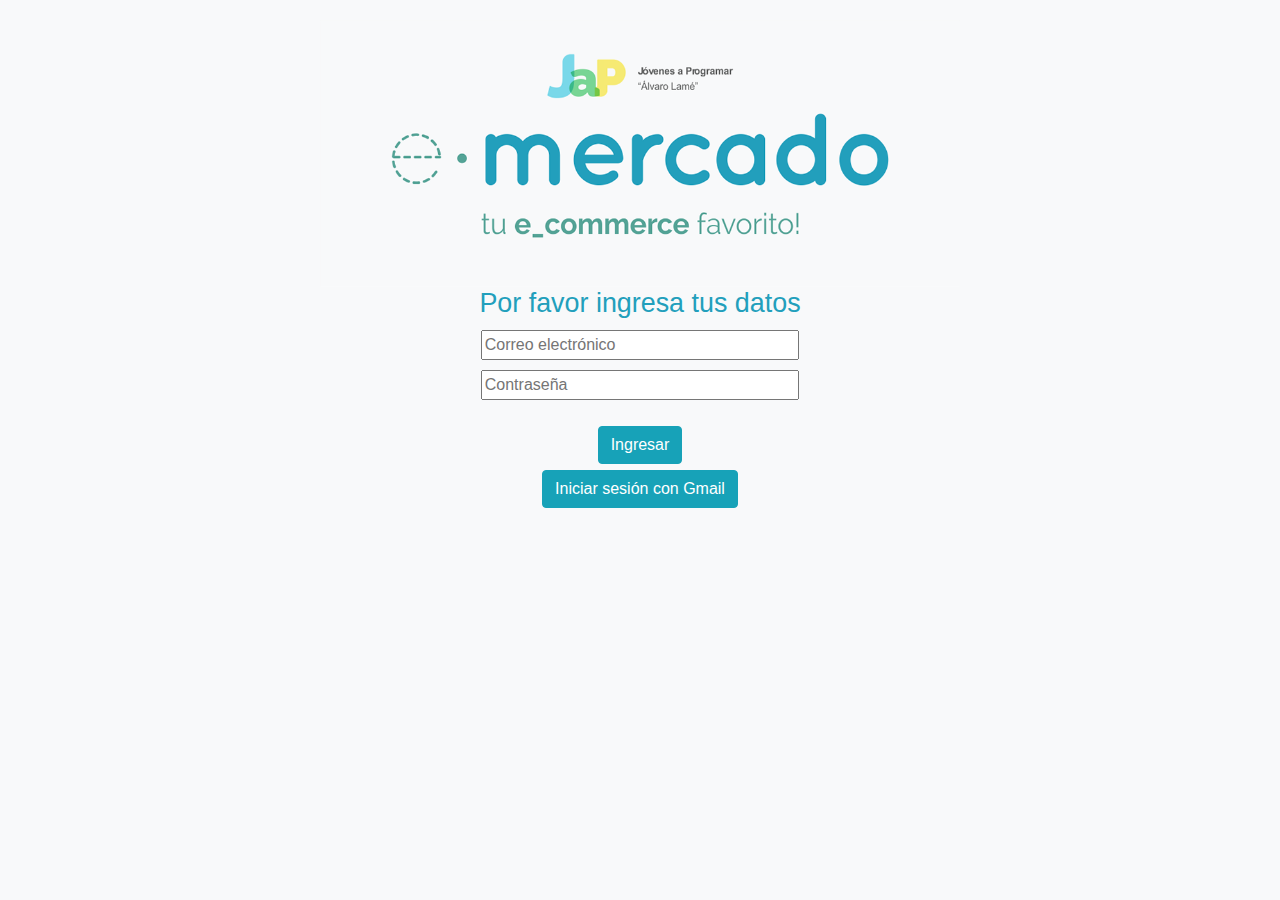
<file: index.html>
<!DOCTYPE html>
<!-- saved from url=(0049)https://getbootstrap.com/docs/4.3/examples/album/ -->
<html lang="en">

<head>
  <meta http-equiv="Content-Type" content="text/html; charset=UTF-8">
  <meta name="viewport" content="width=device-width, initial-scale=1, shrink-to-fit=no">
  <meta name="description" content="">
  <title>eMercado - Todo lo que busques está aquí</title>

  <link rel="canonical" href="https://getbootstrap.com/docs/4.3/examples/album/">
  <link href="https://fonts.googleapis.com/css?family=Raleway:300,300i,400,400i,700,700i,900,900i" rel="stylesheet">
  <link href="css/bootstrap.min.css" rel="stylesheet">
  <link href="css/indexStyles.css" rel="stylesheet">
  <link rel="shortcut icon" href="img/Logo JAP transparente.png">

  <script src="js/login.js" defer></script>

  <!-- El código a continuación es para contar con autenticación real con Google-->
  <script src="js/loginGoogle.js"></script>
  <script src="https://ajax.googleapis.com/ajax/libs/jquery/1.11.3/jquery.min.js"></script>
  <script async defer src="https://apis.google.com/js/api.js"
          onload="this.onload=function(){};handleClientLoad()"
          onreadystatechange="if (this.readyState === 'complete') this.onload()"></script>  
</head>

<body class="text-center">
  <div><img src="img/login.png" id="logo"></div>
  <h4>Por favor ingresa tus datos</h4>
  <div class="signin">
    <form>
      <input id="email" type="email" placeholder="Correo electrónico">
      <br>
      <input id="contraseña" type="password" placeholder="Contraseña">
      <br>
    </form>
    <p id=faltanDatos></p>
    <button id="ingresar" type="submit" class="btn btn-info">Ingresar</button>
  </div>
 
  <div class="signin">
    <button id="sign-in-or-out-button" class="btn btn-info">Iniciar sesión con Gmail</button>
    <button id="revoke-access-button" style="display: none;" class="btn btn-info">Desvincular cuenta de Gmail</button>
    <br>
    <div id="auth-status"></div>
  </div>
</body>
</html>
</file>
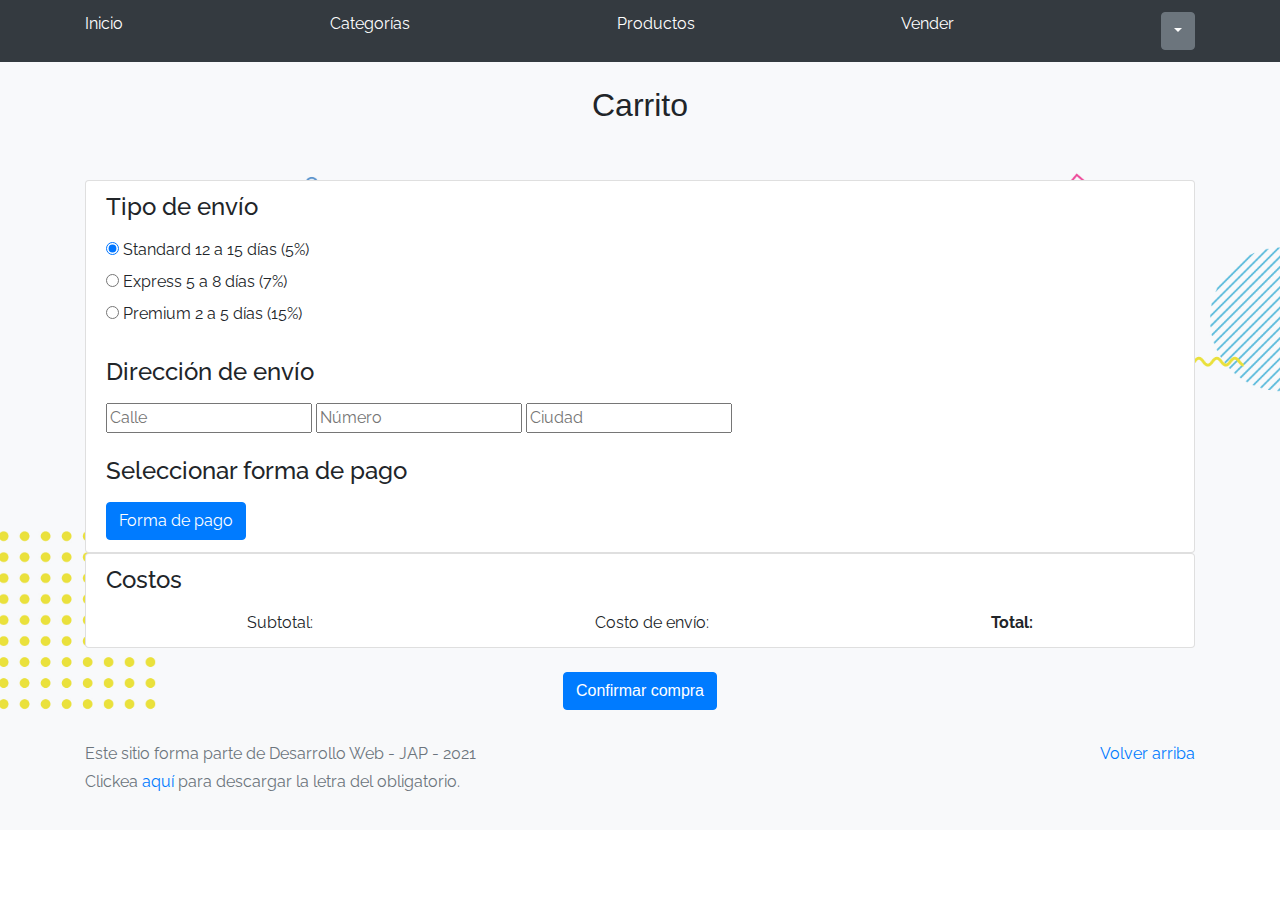
<file: cart.html>
<!DOCTYPE html>
<!-- saved from url=(0049)https://getbootstrap.com/docs/4.3/examples/album/ -->
<html lang="en">

<head>
  <meta http-equiv="Content-Type" content="text/html; charset=UTF-8">

  <meta name="viewport" content="width=device-width, initial-scale=1, shrink-to-fit=no">
  <meta name="description" content="">
  <title>eMercado - Todo lo que busques está aquí</title>

  <link rel="canonical" href="https://getbootstrap.com/docs/4.3/examples/album/">
  <link href="https://fonts.googleapis.com/css?family=Raleway:300,300i,400,400i,700,700i,900,900i" rel="stylesheet">

  <style>
    .bd-placeholder-img {
      font-size: 1.125rem;
      text-anchor: middle;
      -webkit-user-select: none;
      -moz-user-select: none;
      -ms-user-select: none;
      user-select: none;
    }

    @media (min-width: 768px) {
      .bd-placeholder-img-lg {
        font-size: 3.5rem;
      }
    }
  </style>
  <link href="css/bootstrap.min.css" rel="stylesheet">
  <link href="css/styles.css" rel="stylesheet">
  <link href="css/dropzone.css" rel="stylesheet">
  <link rel="shortcut icon" href="img/Logo JAP transparente.png">
</head>

<body>
  <nav class="site-header sticky-top py-1 bg-dark">
    <div class="container d-flex flex-column flex-md-row justify-content-between">
      <a class="py-2 d-none d-md-inline-block" href="front-page.html">Inicio</a>
      <a class="py-2 d-none d-md-inline-block" href="categories.html">Categorías</a>
      <a class="py-2 d-none d-md-inline-block" href="products.html">Productos</a>
      <a class="py-2 d-none d-md-inline-block" href="sell.html">Vender</a>

      <div class="dropdown py-2 d-md-inline-block">
        <button class="btn btn-secondary dropdown-toggle" type="button" id="dropdownMenuButton" data-toggle="dropdown" aria-haspopup="true" aria-expanded="false" name="infoUsuario"></button>
        <div class="dropdown-menu" aria-labelledby="dropdownMenuButton">
          <a class="dropdown-item" href="cart.html">Ver mi carrito</a>
          <a class="dropdown-item" href="my-profile.html">Mi perfil</a>
          <a class="dropdown-item" href="index.html" onclick="cerrarSesion()">Cerrar sesión</a>
          <a class="dropdown-item" id="ultimoAcceso"></a>
        </div>
      </div>
    </div>
  </nav>

  <div class="fondito">
    <div class="text-center p-4">
      <h2>Carrito</h2>
    </div>

    <div class="container" id="itemsCarrito">   
    </div>

    <br>

    <div class="container">
      <div class="list-group-item">
        <h4 class="mb-3">Tipo de envío</h4>
        <div>
          <span><input type="radio" name="envío" id="standard" checked onclick="porcentajeEnvio(0.05)"> <label for="standard">Standard 12 a 15 días (5%)</label></span><br>
          <span><input type="radio" name="envío" id="express" onclick="porcentajeEnvio(0.07)"> <label for="express">Express 5 a 8 días (7%)</label></span><br>
          <span><input type="radio" name="envío" id="premium" onclick="porcentajeEnvio(0.15)"> <label for="premium">Premium 2 a 5 días (15%)</label></span>
        </div>

        <br>

        <h4 class="mb-3">Dirección de envío</h4>
        <input type="text" placeholder="Calle" class="DireccionEnvio">
        <input type="number" min="0" placeholder="Número" class="DireccionEnvio">
        <input type="text" placeholder="Ciudad" class="DireccionEnvio">

        <br>
        <br>

        <h4 class="mb-3">Seleccionar forma de pago</h4>
        <!-- Button trigger modal -->
        <button type="button" class="btn btn-primary" data-toggle="modal" data-target="#Modal">
          Forma de pago
        </button>

        <!-- Modal -->
        <div class="modal fade" id="Modal" tabindex="-1" aria-labelledby="exampleModalLabel" aria-hidden="true">
          <div class="modal-dialog modal-dialog-centered">
            <div class="modal-content">
              <div class="modal-header">
                <h5 class="modal-title" id="exampleModalLabel">Forma de pago</h5>
                <button type="button" class="close" data-dismiss="modal" aria-label="Close">
                  <span aria-hidden="true">&times;</span>
                </button>
              </div>
              <div class="modal-body">
                <span><input type="radio" name="formaDePago" id="tarjeta"> <label for="tarjeta"><b>Tarjeta de crédito</b></label></span>
                <br>
                <div class="datosTarjeta">
                  <label for="numero">Número de tarjeta</label> <input type="text" id="numero" disabled>
                </div>
                <div class="datosTarjeta">
                  <label for="codigo">Código de seguridad</label> <input type="text" id="codigo" disabled>
                </div>
                <div class="datosTarjeta">
                  <label for="vencimiento">Vencimiento (MM/AA)</label> <input type="text" id="vencimiento" disabled>
                </div>
                <br>
                <span><input type="radio" name="formaDePago" id="transferencia"> <label for="transferencia"><b>Transferencia bancaria</b></label></span>
                <div class="datosTransferencia">
                  <label for="cuentaBancaria">Número de cuenta Bancaria</label> <input type="number" min="0" id="cuentaBancaria" disabled>
                </div>

              </div>
              <div class="modal-footer">
                <button type="button" class="btn btn-secondary" data-dismiss="modal">Close</button>
              </div>
            </div>
          </div>
        </div>
      </div>
    </div>

    <div class="container" id="cuentasCarrito">
      <div class="list-group-item">
        <h4 class="mb-3">Costos</h4>
        <div style="display:flex; justify-content:space-around;">
          <span>Subtotal: <span id="subtotal"></span></span>
          <span>Costo de envío: <span id="costoEnvio"></span></span>
          <span><b>Total: <span id="total"></span></b></span>
        </div>
      </div>
    </div>

    <br>

    <span id="verificacionDatosCompletos"></span>

    <div style="display:flex; justify-content:center;">
      <button type="button" class="btn btn-primary" onclick="confirmarCompra()">
        Confirmar compra
      </button>
    </div>
  </div>


  <footer class="text-muted bg-light">
    <div class="container">
      <p class="float-right">
        <a href="#">Volver arriba</a>
      </p>
      <p>Este sitio forma parte de Desarrollo Web - JAP - 2021</p>
      <p>Clickea <a target="_blank" href="Letra.pdf">aquí</a> para descargar la letra del obligatorio.</p>
    </div>
  </footer>


  <div id="spinner-wrapper">
    <div class="lds-ring">
      <div></div>
      <div></div>
      <div></div>
      <div></div>
    </div>
  </div>

  <script src="js/jquery-3.4.1.min.js"></script>
  <script src="js/bootstrap.bundle.min.js"></script>
  <script src="js/dropzone.js"></script>
  <script src="js/init.js"></script>
  <script src="js/cart.js" defer></script>
</body>

</html>
</file>
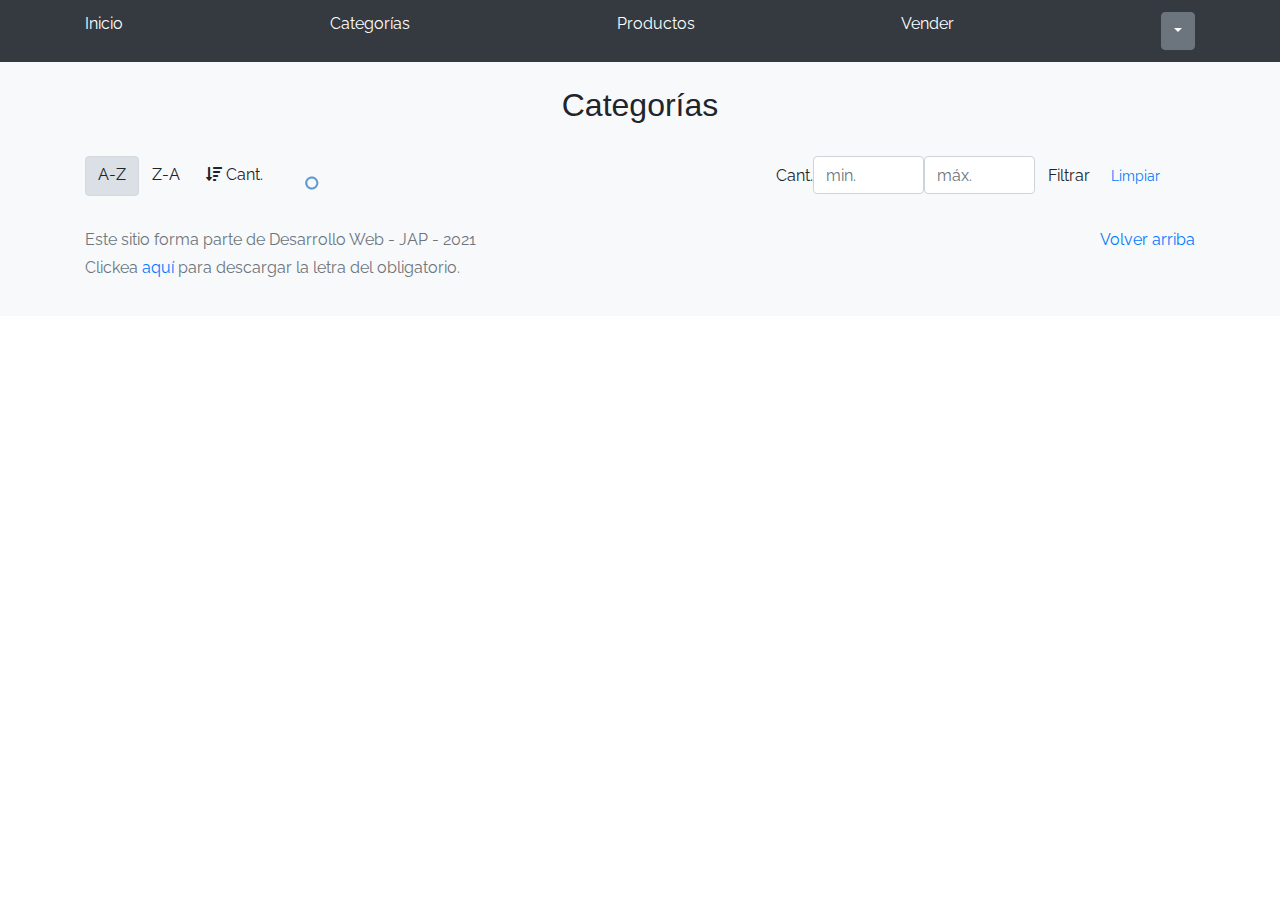
<file: categories.html>
<!DOCTYPE html>
<!-- saved from url=(0049)https://getbootstrap.com/docs/4.3/examples/album/ -->
<html lang="en">
  <head>
    <meta http-equiv="Content-Type" content="text/html; charset=UTF-8">
    <meta name="viewport" content="width=device-width, initial-scale=1, shrink-to-fit=no">
    <meta name="description" content="">
    <title>eMercado - Todo lo que busques está aquí</title>

    <link rel="canonical" href="https://getbootstrap.com/docs/4.3/examples/album/">
    <link href="https://fonts.googleapis.com/css?family=Raleway:300,300i,400,400i,700,700i,900,900i" rel="stylesheet">
    <link href="css/font-awesome.min.css" rel="stylesheet">

    <link href="css/bootstrap.min.css" rel="stylesheet">
    <link href="css/styles.css" rel="stylesheet">
    <link rel="shortcut icon" href="img/Logo JAP transparente.png">
  </head>
  <body>
    <nav class="site-header sticky-top py-1 bg-dark">
      <div class="container d-flex flex-column flex-md-row justify-content-between">
        <a class="py-2 d-none d-md-inline-block" href="front-page.html">Inicio</a>
        <a class="py-2 d-none d-md-inline-block" href="categories.html">Categorías</a>
        <a class="py-2 d-none d-md-inline-block" href="products.html">Productos</a>
        <a class="py-2 d-none d-md-inline-block" href="sell.html">Vender</a>

        <div class="dropdown py-2 d-md-inline-block">
          <button class="btn btn-secondary dropdown-toggle" type="button" id="dropdownMenuButton" data-toggle="dropdown" aria-haspopup="true" aria-expanded="false" name="infoUsuario"></button>
          <div class="dropdown-menu" aria-labelledby="dropdownMenuButton">
            <a class="dropdown-item" href="cart.html">Ver mi carrito</a>
            <a class="dropdown-item" href="my-profile.html">Mi perfil</a>
            <a class="dropdown-item" href="index.html" onclick="cerrarSesion()">Cerrar sesión</a>
            <a class="dropdown-item" id="ultimoAcceso"></a>
          </div>
        </div>
      </div>
    </nav>
    <main role="main" class="fondito">
        <div class="text-center p-4">
            <h2>Categorías</h2>
            <!-- <p class="lead">Verás aquí todas las categorías del sitio.</p> -->
        </div>
        <div class="container">

          <div>
            
            <div class="btn-group-toggle" data-toggle="buttons" style="width: 100%; display: flex;">
              <label class="btn btn-light active" id="sortAsc">
                  <input type="radio" name="options" autocomplete="off" checked>A-Z
              </label>
              <label class="btn btn-light" id="sortDesc">
                  <input type="radio" name="options" autocomplete="off">Z-A
              </label>
              <label class="btn btn-light" id="sortByCount">
                  <input type="radio" name="options" autocomplete="off"><i class="fas fa-sort-amount-down mr-1"></i>Cant.
              </label>
            
              <span style="width: 45%;"></span>

              <p class="font-weight-normal text-right my-2">Cant.</p>
           
              <input class="form-control" type="number" placeholder="min." id="rangeFilterCountMin" style="width: 10%;">
            
              <input class="form-control" type="number" placeholder="máx." id="rangeFilterCountMax" style="width: 10%;">
            
              <div class="btn-group" role="group">
                <button class="btn btn-light btn-block" id="rangeFilterCount">Filtrar</button>
                <button class="btn btn-link btn-sm" id="clearRangeFilter">Limpiar</button>
              </div>


            </div>
          

          </div>

            <div class="row">
                <div class="list-group" id="cat-list-container">
                </div>
            </div>
        </div>

      
    </main>
    <footer class="text-muted bg-light">
      <div class="container">
        <p class="float-right">
          <a href="#">Volver arriba</a>
        </p>
        <p>Este sitio forma parte de Desarrollo Web - JAP - 2021</p>
        <p>Clickea <a target="_blank" href="Letra.pdf">aquí</a> para descargar la letra del obligatorio.</p>
      </div>
    </footer>
    <div id="spinner-wrapper"><div class="lds-ring"><div></div><div></div><div></div><div></div></div></div>
    <script src="js/jquery-3.4.1.min.js"></script>
    <script src="js/bootstrap.bundle.min.js"></script>
    <script src="js/init.js"></script>
    <script src="js/categories.js"></script>
  </body>
</html>
</file>
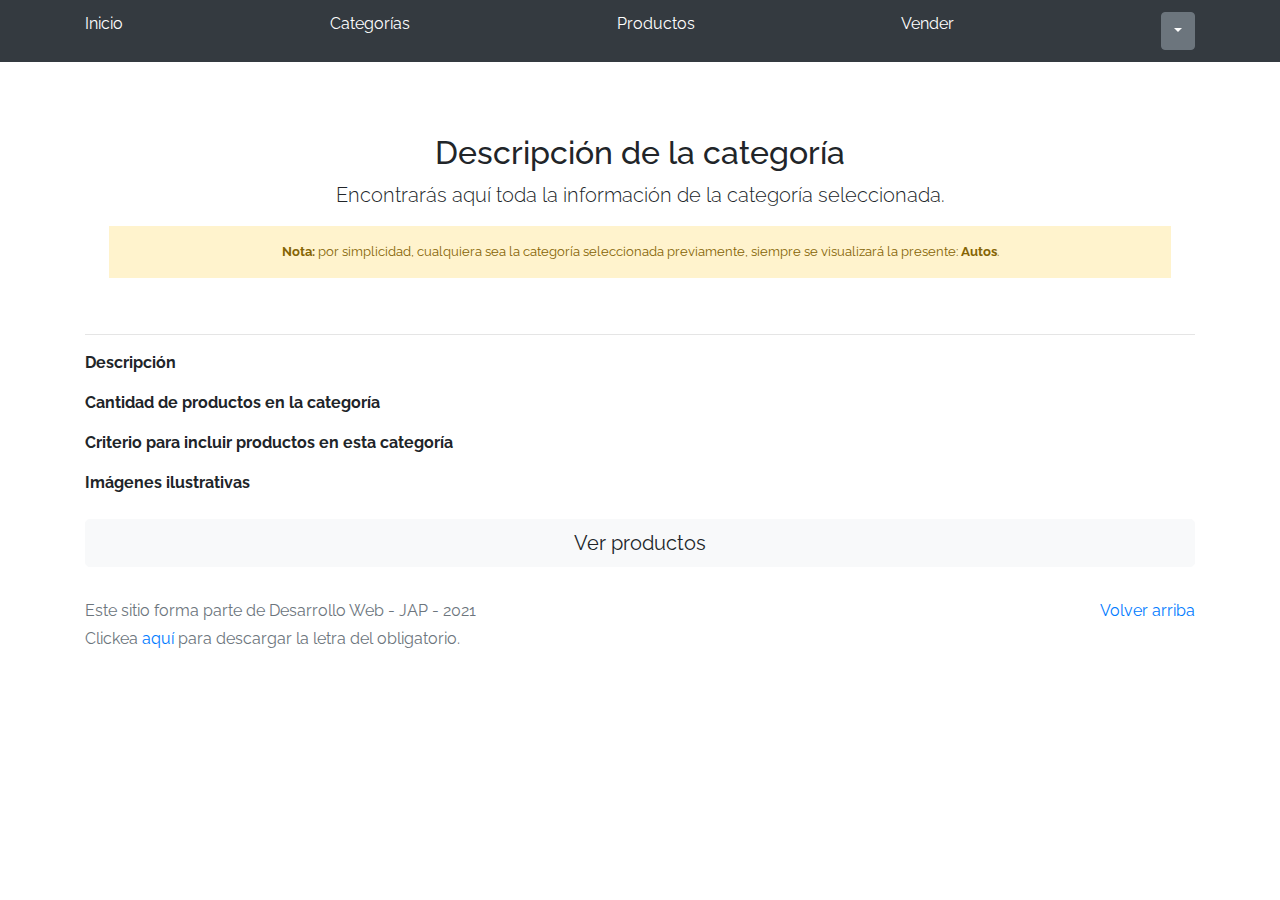
<file: category-info.html>
<!DOCTYPE html>
<!-- saved from url=(0049)https://getbootstrap.com/docs/4.3/examples/album/ -->
<html lang="en">

<head>
  <meta http-equiv="Content-Type" content="text/html; charset=UTF-8">
  <meta name="viewport" content="width=device-width, initial-scale=1, shrink-to-fit=no">
  <meta name="description" content="">
  <title>eMercado - Todo lo que busques está aquí</title>

  <link rel="canonical" href="https://getbootstrap.com/docs/4.3/examples/album/">
  <link href="https://fonts.googleapis.com/css?family=Raleway:300,300i,400,400i,700,700i,900,900i" rel="stylesheet">
  <!-- Bootstrap core CSS -->
  <link href="css/bootstrap.min.css" rel="stylesheet">
  <link href="css/styles.css" rel="stylesheet">
</head>

<body>
  <nav class="site-header sticky-top py-1 bg-dark">
    <div class="container d-flex flex-column flex-md-row justify-content-between">
      <a class="py-2 d-none d-md-inline-block" href="front-page.html">Inicio</a>
      <a class="py-2 d-none d-md-inline-block" href="categories.html">Categorías</a>
      <a class="py-2 d-none d-md-inline-block" href="products.html">Productos</a>
      <a class="py-2 d-none d-md-inline-block" href="sell.html">Vender</a>
      
      <div class="dropdown py-2 d-md-inline-block">
        <button class="btn btn-secondary dropdown-toggle" type="button" id="dropdownMenuButton" data-toggle="dropdown" aria-haspopup="true" aria-expanded="false" name="infoUsuario"></button>
        <div class="dropdown-menu" aria-labelledby="dropdownMenuButton">
          <a class="dropdown-item" href="cart.html">Ver mi carrito</a>
          <a class="dropdown-item" href="my-profile.html">Mi perfil</a>
          <a class="dropdown-item" href="index.html" onclick="cerrarSesion()">Cerrar sesión</a>
          <a class="dropdown-item" id="ultimoAcceso"></a>
        </div>
      </div>
    </div>
  </nav>
  <main role="main">
    <div class="container mt-5">
      <div class="text-center p-4">
        <h2>Descripción de la categoría</h2>
        <p class="lead">Encontrarás aquí toda la información de la categoría seleccionada.</p>
        <p class="small alert-warning py-3"><strong>Nota: </strong>por simplicidad, cualquiera sea la categoría
          seleccionada previamente, siempre se visualizará la presente: <strong>Autos</strong>.</p>
      </div>
      <h3 id="categoryName"></h3>
      <hr class="my-3">
      <dl>
        <dt>Descripción</dt>
        <dd>
          <p id="categoryDescription"></p>
        </dd>

        <dt>Cantidad de productos en la categoría</dt>
        <dd>
          <p id="productCount"></p>
        </dd>

        <dt>Criterio para incluir productos en esta categoría</dt>
        <dd>
          <p id="productCriteria"></p>
        </dd>

        <dt>Imágenes ilustrativas</dt>
        <dd>
          <div class="row text-center text-lg-left pt-2" id="productImagesGallery">
          </div>
        </dd>
      </dl>
      <a type="button" class="btn btn-light btn-lg btn-block" href="products.html">Ver productos</a>
    </div>
  </main>
  <footer class="text-muted">
    <div class="container">
      <p class="float-right">
        <a href="#">Volver arriba</a>
      </p>
      <p>Este sitio forma parte de Desarrollo Web - JAP - 2021</p>
      <p>Clickea <a target="_blank" href="Letra.pdf">aquí</a> para descargar la letra del obligatorio.</p>
    </div>
  </footer>
  <div id="spinner-wrapper">
    <div class="lds-ring">
      <div></div>
      <div></div>
      <div></div>
      <div></div>
    </div>
  </div>
  <script src="js/jquery-3.4.1.min.js"></script>
  <script src="js/bootstrap.bundle.min.js"></script>
  <script src="js/init.js"></script>
  <script src="js/category-info.js"></script>
</body>

</html>
</file>
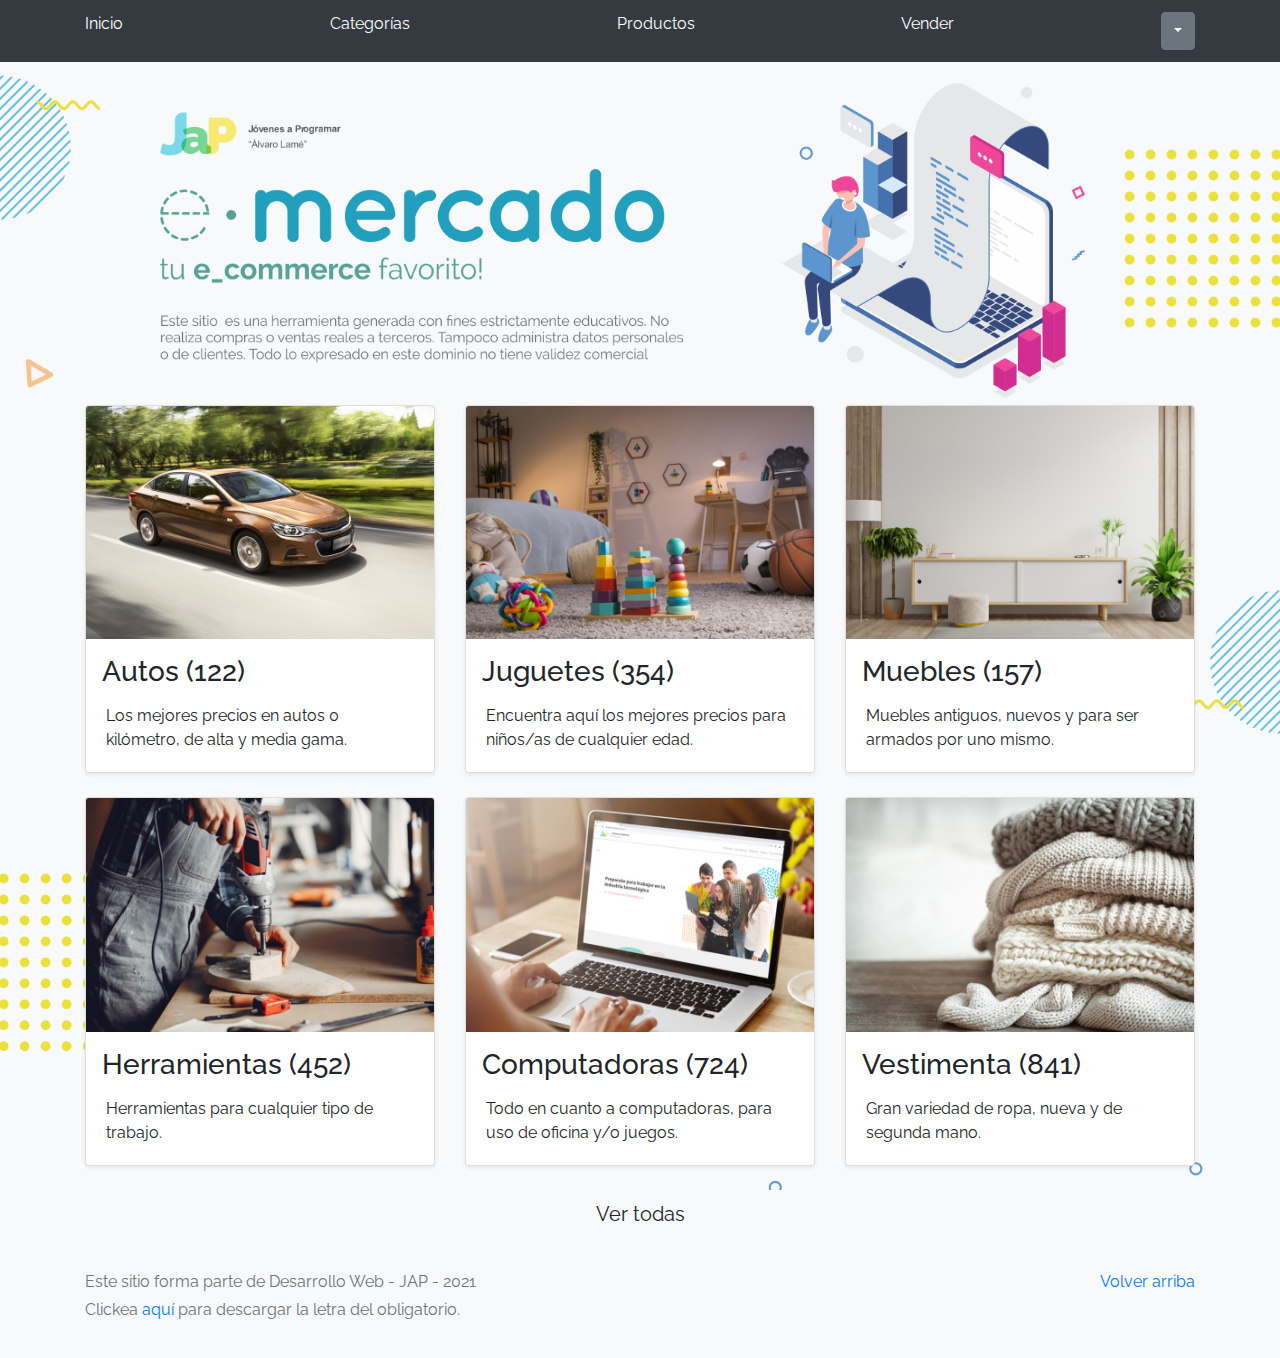
<file: front-page.html>
<!DOCTYPE html>
<!-- saved from url=(0049)https://getbootstrap.com/docs/4.3/examples/album/ -->
<html lang="en">
  <head>
    <meta http-equiv="Content-Type" content="text/html; charset=UTF-8">
    <meta name="viewport" content="width=device-width, initial-scale=1, shrink-to-fit=no">
    <meta name="description" content="">
    <title>eMercado - Todo lo que busques está aquí</title>

    <link rel="canonical" href="https://getbootstrap.com/docs/4.3/examples/album/">
    <link href="https://fonts.googleapis.com/css?family=Raleway:300,300i,400,400i,700,700i,900,900i" rel="stylesheet">
    <!-- Bootstrap core CSS -->
    <link href="css/bootstrap.min.css" rel="stylesheet">
    <link href="css/styles.css" rel="stylesheet">
    <link rel="shortcut icon" href="img/Logo JAP transparente.png">
  </head>
  <body>
    <nav class="site-header sticky-top py-1 bg-dark" id="headerContainer">
      <div class="container d-flex flex-column flex-md-row justify-content-between" id="header">
        <a class="py-2 d-md-inline-block" href="front-page.html">Inicio</a>
        <a class="py-2 d-md-inline-block" href="categories.html">Categorías</a>
        <a class="py-2 d-md-inline-block" href="products.html">Productos</a>
        <a class="py-2 d-md-inline-block" href="sell.html">Vender</a>

        <div class="dropdown py-2 d-md-inline-block">
          <button class="btn btn-secondary dropdown-toggle" type="button" id="dropdownMenuButton" data-toggle="dropdown" aria-haspopup="true" aria-expanded="false" name="infoUsuario"></button>
          <div class="dropdown-menu" aria-labelledby="dropdownMenuButton">
            <a class="dropdown-item" href="cart.html">Ver mi carrito</a>
            <a class="dropdown-item" href="my-profile.html">Mi perfil</a>
            <a class="dropdown-item" href="index.html" onclick="cerrarSesion()">Cerrar sesión</a>
            <a class="dropdown-item" id="ultimoAcceso"></a>
          </div>
        </div>
      </div>
    </nav>
    <main role="main">
      <img src="img/cover_back.png" alt="" id="cover">
      <img src="img/login.png" alt="" id="miniCover">
      <div class="album bg-light fondito">
        <div class="container">
          <div class="row">
            <div class="col-md-4">
              <a href="categories.html" class="card mb-4 shadow-sm custom-card">
                <img class="bd-placeholder-img card-img-top"  src="img/cat1.jpg">
                <h3 class="m-3">Autos (122)</h3>
                <div class="card-body">
                  <p class="card-text">Los mejores precios en autos 0 kilómetro, de alta y media gama.</p>
                </div>
              </a>
            </div>
            <div class="col-md-4">
                <a href="categories.html" class="card mb-4 shadow-sm custom-card">
                  <img class="bd-placeholder-img card-img-top" src="img/cat2.jpg">
                  <h3 class="m-3">Juguetes (354)</h3>
                  <div class="card-body">
                    <p class="card-text">Encuentra aquí los mejores precios para niños/as de cualquier edad.</p>
                  </div>
                </a>
            </div>
            <div class="col-md-4">
                <a href="categories.html" class="card mb-4 shadow-sm custom-card">
                  <img class="bd-placeholder-img card-img-top" src="img/cat3.jpg">
                  <h3 class="m-3">Muebles (157)</h3>
                  <div class="card-body">
                    <p class="card-text">Muebles antiguos, nuevos y para ser armados por uno mismo.</p>
                  </div>
                </a>
            </div>
            <div class="col-md-4">
                <a href="categories.html" class="card mb-4 shadow-sm custom-card">
                  <img class="bd-placeholder-img card-img-top" src="img/cat4.jpg">
                  <h3 class="m-3">Herramientas (452)</h3>
                  <div class="card-body">
                    <p class="card-text">Herramientas para cualquier tipo de trabajo.</p>
                  </div>
                </a>
            </div>
            <div class="col-md-4">
                <a href="categories.html" class="card mb-4 shadow-sm custom-card">
                  <img class="bd-placeholder-img card-img-top" src="img/cat5.jpg">
                  <h3 class="m-3">Computadoras (724)</h3>
                  <div class="card-body">
                    <p class="card-text">Todo en cuanto a computadoras, para uso de oficina y/o juegos.</p>
                  </div>
                </a>
            </div>
            <div class="col-md-4">
                <a href="categories.html" class="card mb-4 shadow-sm custom-card">
                  <img class="bd-placeholder-img card-img-top" src="img/cat6.jpg">
                  <h3 class="m-3">Vestimenta (841)</h3>
                  <div class="card-body">
                    <p class="card-text">Gran variedad de ropa, nueva y de segunda mano.</p>
                  </div>
                </a>
            </div>
          </div>
          <div class="row">
              <a type="button" class="btn btn-light btn-lg btn-block" href="categories.html">Ver todas</a>
          </div>
        </div>
      </div>
    </main>
    <footer class="text-muted bg-light">
      <div class="container">
        <p class="float-right">
          <a href="#">Volver arriba</a>
        </p>
        <p>Este sitio forma parte de Desarrollo Web - JAP - 2021</p>
        <p>Clickea <a target="_blank" href="Letra.pdf">aquí</a> para descargar la letra del obligatorio.</p>
      </div>
    </footer>
    <script src="js/jquery-3.4.1.min.js"></script>
    <script src="js/bootstrap.bundle.min.js"></script>
    <script src="js/init.js"></script>
  </body>
</html>
</file>
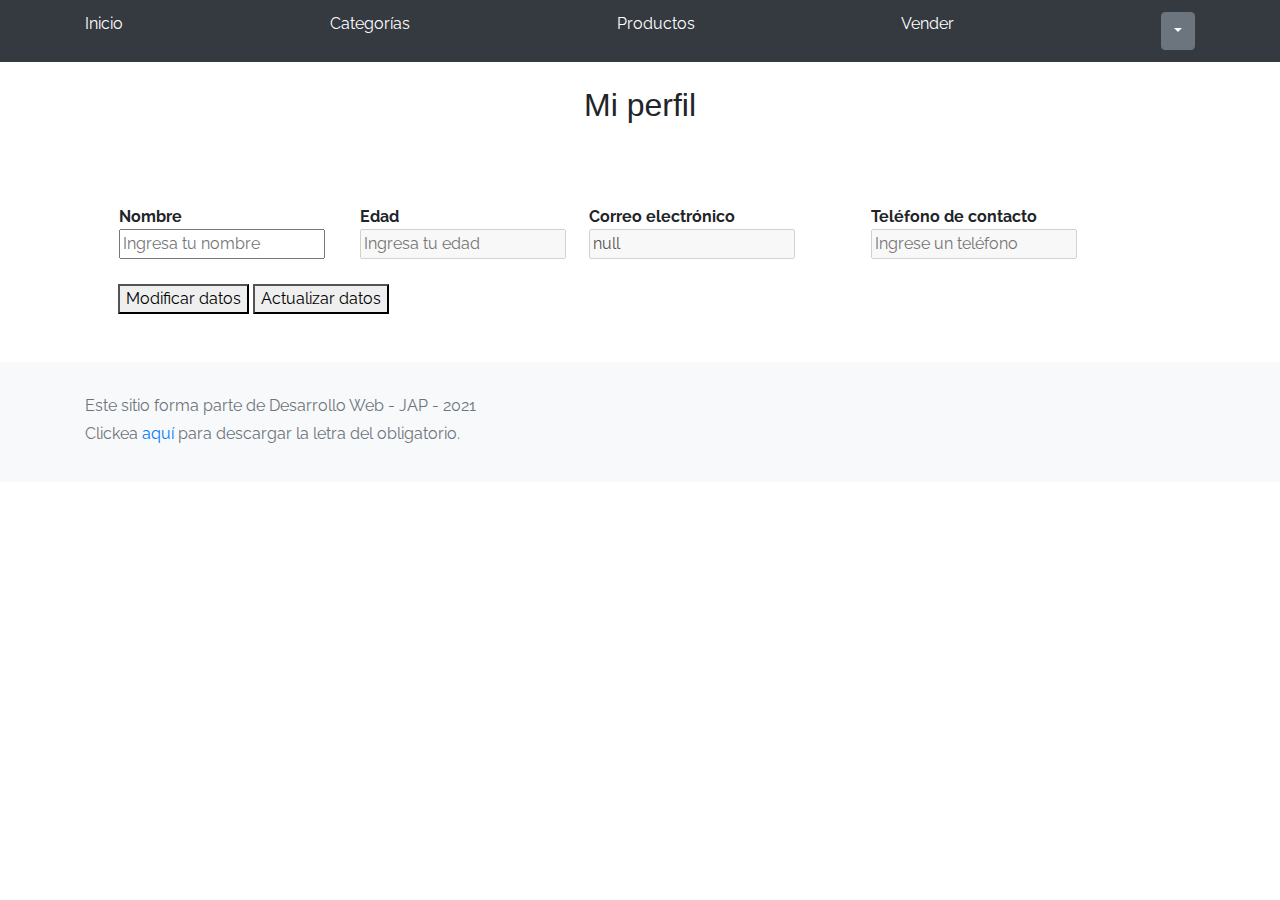
<file: my-profile.html>
<!DOCTYPE html>
<!-- saved from url=(0049)https://getbootstrap.com/docs/4.3/examples/album/ -->
<html lang="en">

<head>
  <meta http-equiv="Content-Type" content="text/html; charset=UTF-8">

  <meta name="viewport" content="width=device-width, initial-scale=1, shrink-to-fit=no">
  <meta name="description" content="">
  <title>eMercado - Todo lo que busques está aquí</title>

  <link rel="canonical" href="https://getbootstrap.com/docs/4.3/examples/album/">
  <link href="https://fonts.googleapis.com/css?family=Raleway:300,300i,400,400i,700,700i,900,900i" rel="stylesheet">
  <link rel="shortcut icon" href="img/Logo JAP transparente.png">
  
  <style>
    .bd-placeholder-img {
      font-size: 1.125rem;
      text-anchor: middle;
      -webkit-user-select: none;
      -moz-user-select: none;
      -ms-user-select: none;
      user-select: none;
    }

    @media (min-width: 768px) {
      .bd-placeholder-img-lg {
        font-size: 3.5rem;
      }
    }
  </style>
  <link href="css/bootstrap.min.css" rel="stylesheet">
  <link href="css/styles.css" rel="stylesheet">
  <link href="css/dropzone.css" rel="stylesheet">
</head>

<body>
  <nav class="site-header sticky-top py-1 bg-dark">
    <div class="container d-flex flex-column flex-md-row justify-content-between">
      <a class="py-2 d-none d-md-inline-block" href="front-page.html">Inicio</a>
      <a class="py-2 d-none d-md-inline-block" href="categories.html">Categorías</a>
      <a class="py-2 d-none d-md-inline-block" href="products.html">Productos</a>
      <a class="py-2 d-none d-md-inline-block" href="sell.html">Vender</a>

     <div class="dropdown py-2 d-md-inline-block">
      <button class="btn btn-secondary dropdown-toggle" type="button" id="dropdownMenuButton" data-toggle="dropdown" aria-haspopup="true" aria-expanded="false" name="infoUsuario"></button>
      <div class="dropdown-menu" aria-labelledby="dropdownMenuButton">
        <a class="dropdown-item" href="cart.html">Ver mi carrito</a>
        <a class="dropdown-item" href="my-profile.html">Mi perfil</a>
        <a class="dropdown-item" href="index.html" onclick="cerrarSesion()">Cerrar sesión</a>
        <a class="dropdown-item" id="ultimoAcceso"></a>
      </div>
    </div>
    </div>
  </nav>

  <div class="text-center p-4">
    <h2>Mi perfil</h2>
  </div>

  <div class="container p-5">

    

    
    <div id="datosPersonales">

    </div>

  </div>
  <footer class="text-muted bg-light">
    <div class="container">
      <p>Este sitio forma parte de Desarrollo Web - JAP - 2021</p>
      <p>Clickea <a target="_blank" href="Letra.pdf">aquí</a> para descargar la letra del obligatorio.</p>
    </div>
  </footer>
  <div class="alert fade alert-success" role="alert" id="alertResult">
    <span id="resultSpan"></span>
    <button type="button" class="close" data-dismiss="alert" aria-label="Close">
      <span aria-hidden="true">&times;</span>
    </button>
  </div>
  <div id="spinner-wrapper">
    <div class="lds-ring">
      <div></div>
      <div></div>
      <div></div>
      <div></div>
    </div>
  </div>
  <script src="js/jquery-3.4.1.min.js"></script>
  <script src="js/bootstrap.bundle.min.js"></script>
  <script src="js/dropzone.js"></script>
  <script src="js/init.js"></script>
  <script src="js/my-profile.js" defer></script>
</body>

</html>
</file>
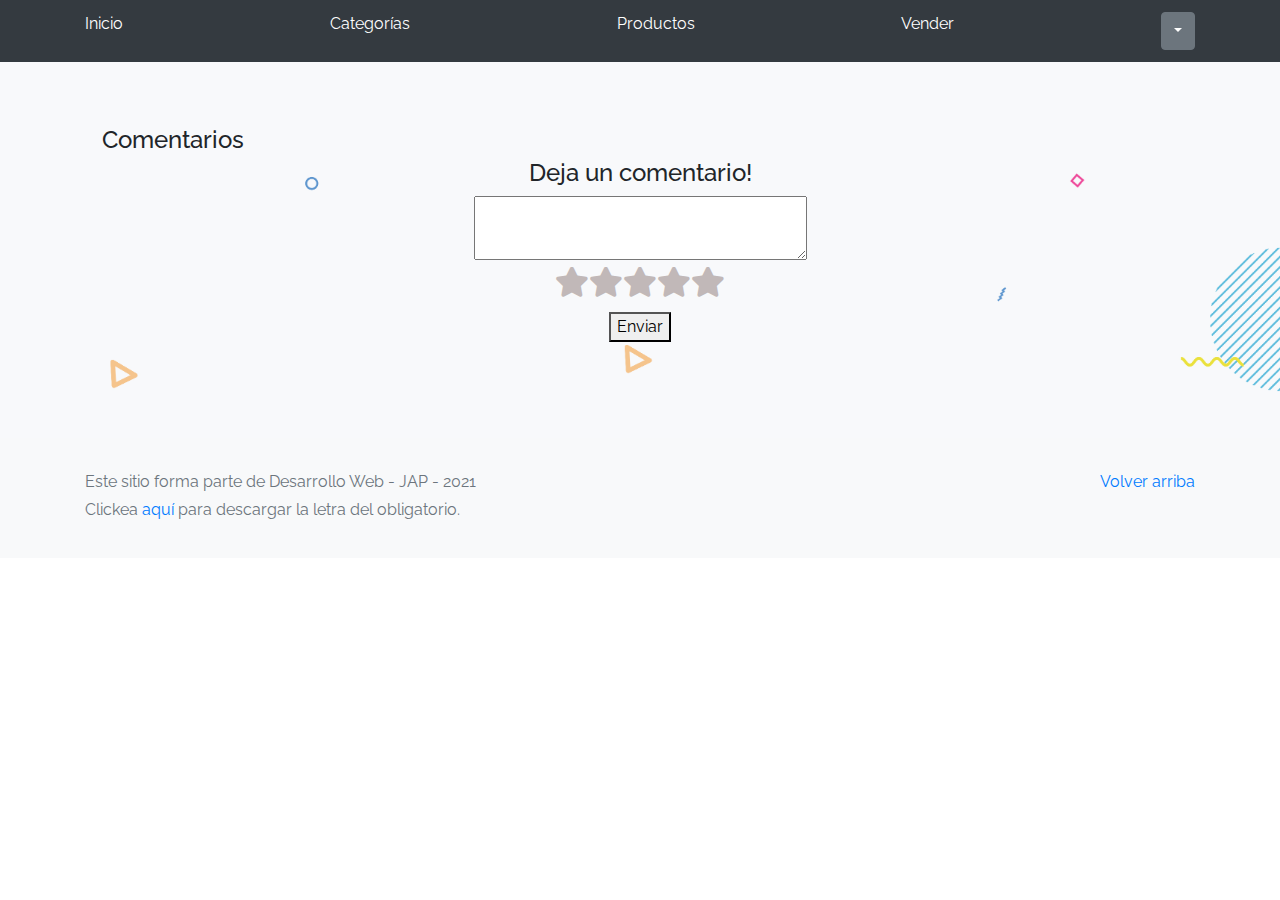
<file: product-info.html>
<!DOCTYPE html>
<!-- saved from url=(0049)https://getbootstrap.com/docs/4.3/examples/album/ -->
<html lang="en">

<head>
  <meta http-equiv="Content-Type" content="text/html; charset=UTF-8">
  <meta name="viewport" content="width=device-width, initial-scale=1, shrink-to-fit=no">
  <meta name="description" content="">
  <title>eMercado - Todo lo que busques está aquí</title>

  <link rel="canonical" href="https://getbootstrap.com/docs/4.3/examples/album/">
  <link href="https://fonts.googleapis.com/css?family=Raleway:300,300i,400,400i,700,700i,900,900i" rel="stylesheet">
  <link href="css/font-awesome.min.css" rel="stylesheet">
  <link href="css/bootstrap.min.css" rel="stylesheet">
  <link href="css/styles.css" rel="stylesheet">
  <link rel="shortcut icon" href="img/Logo JAP transparente.png">
  <link href="css/estrellaStyle.css" rel="stylesheet">

</head>

<body>
  <nav class="site-header sticky-top py-1 bg-dark">
    <div class="container d-flex flex-column flex-md-row justify-content-between">
      <a class="py-2 d-none d-md-inline-block" href="front-page.html">Inicio</a>
      <a class="py-2 d-none d-md-inline-block" href="categories.html">Categorías</a>
      <a class="py-2 d-none d-md-inline-block" href="products.html">Productos</a>
      <a class="py-2 d-none d-md-inline-block" href="sell.html">Vender</a>

      <div class="dropdown py-2 d-md-inline-block">
        <button class="btn btn-secondary dropdown-toggle" type="button" id="dropdownMenuButton" data-toggle="dropdown" aria-haspopup="true" aria-expanded="false" name="infoUsuario"></button>
        <div class="dropdown-menu" aria-labelledby="dropdownMenuButton">
          <a class="dropdown-item" href="cart.html">Ver mi carrito</a>
          <a class="dropdown-item" href="my-profile.html">Mi perfil</a>
          <a class="dropdown-item" href="index.html" onclick="cerrarSesion()">Cerrar sesión</a>
          <a class="dropdown-item" id="ultimoAcceso"></a>
        </div>
      </div>

    </div>
  </nav>

  <div class="fondito">

  <div class="container" id="cuerpo" style="text-align: center; padding: 2rem;">
  </div>
  <div class="container" id="comentarios" style="padding-top: 0px; padding-left: 2rem; margin-top: 0px;">
    <h4 class="mb-1"> Comentarios </h4>
  </div>
  <div class="container" style="text-align: center;">
    <h4>Deja un comentario!</h4>
    <textarea id="comentarioRealizado"></textarea>
    <br>

    <div class="puntuacion">
      <input id="radio1" type="radio" name="estrellas" value="5" onclick="puntuacionEstrella(5)">
      <label for="radio1" class="fa fa-star"></label>
      <input id="radio2" type="radio" name="estrellas" value="4" onclick="puntuacionEstrella(4)">
      <label for="radio2" class="fa fa-star"></label>
      <input id="radio3" type="radio" name="estrellas" value="3" onclick="puntuacionEstrella(3)">
      <label for="radio3" class="fa fa-star"></label>
      <input id="radio4" type="radio" name="estrellas" value="2" onclick="puntuacionEstrella(2)">
      <label for="radio4" class="fa fa-star"></label>
      <input id="radio5" type="radio" name="estrellas" value="1" onclick="puntuacionEstrella(1)">
      <label for="radio5" class="fa fa-star"></label><br>
    </div>
    <br>
    <div id="error"></div>
    <button id="enviarComentario">Enviar</button>
  </div>



<!-- Carrousel bootrstap -->
  <div class="container p-5" style="width: 40%; text-align: center;" id="carrousel">
  </div>


  <footer class="text-muted bg-light">
    <div class="container">
      <p class="float-right">
        <a href="#">Volver arriba</a>
      </p>
      <p>Este sitio forma parte de Desarrollo Web - JAP - 2021</p>
      <p>Clickea <a target="_blank" href="Letra.pdf">aquí</a> para descargar la letra del obligatorio.</p>
    </div>
  </footer>
  <div id="spinner-wrapper">
    <div class="lds-ring">
      <div></div>
      <div></div>
      <div></div>
      <div></div>
    </div>
  </div>
  <script src="js/jquery-3.4.1.min.js"></script>
  <script src="js/bootstrap.bundle.min.js"></script>
  <script src="js/init.js"></script>
  <script src="js/product-info.js" defer></script>
</body>

</html>
</file>
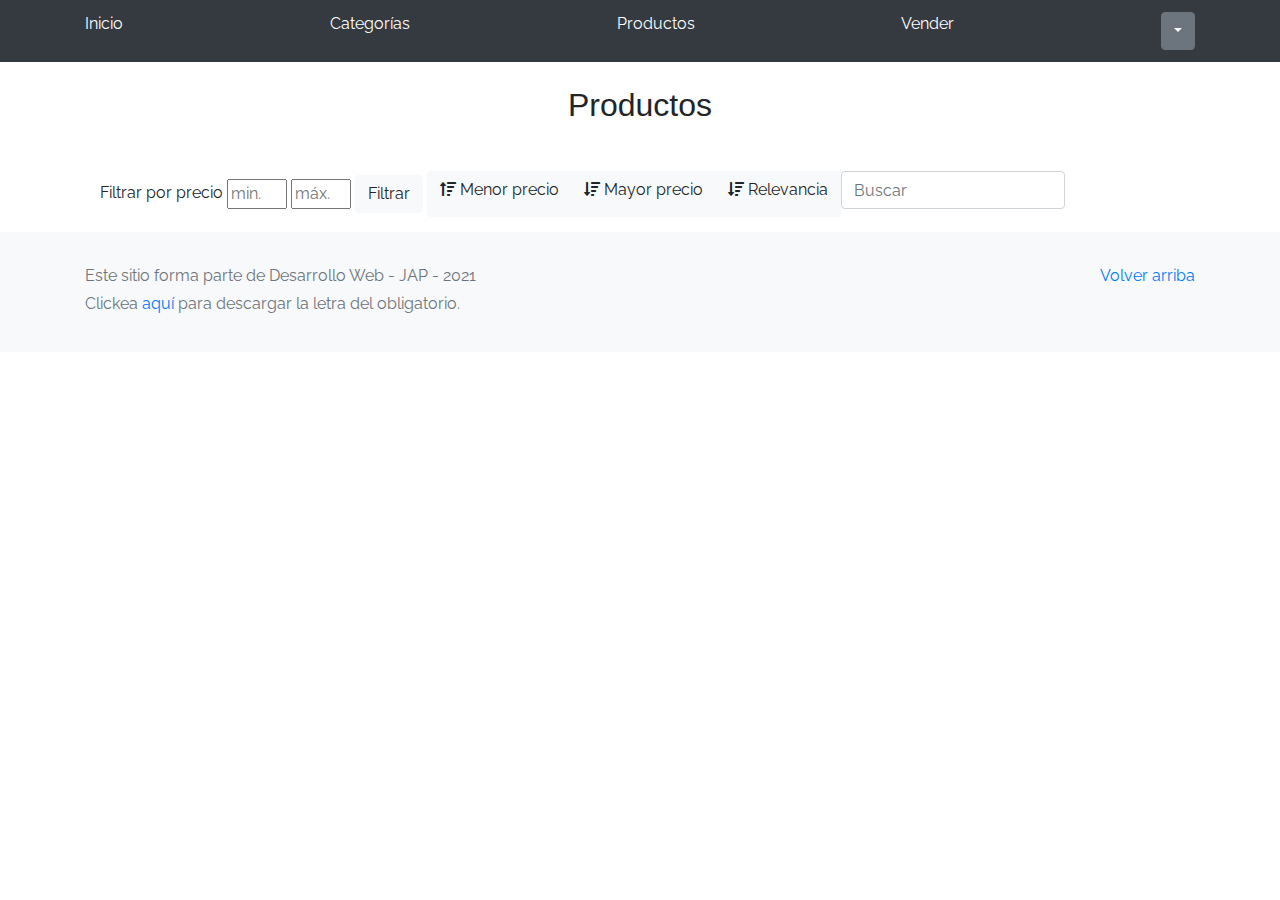
<file: products.html>
<!DOCTYPE html>
<!-- saved from url=(0049)https://getbootstrap.com/docs/4.3/examples/album/ -->
<html lang="en">
  <head>
    <meta http-equiv="Content-Type" content="text/html; charset=UTF-8">
    <meta name="viewport" content="width=device-width, initial-scale=1, shrink-to-fit=no">
    <meta name="description" content="">
    <title>eMercado - Todo lo que busques está aquí</title>

    <link rel="canonical" href="https://getbootstrap.com/docs/4.3/examples/album/">
    <link href="https://fonts.googleapis.com/css?family=Raleway:300,300i,400,400i,700,700i,900,900i" rel="stylesheet">
    <link href="css/font-awesome.min.css" rel="stylesheet">
    <link href="css/bootstrap.min.css" rel="stylesheet">
    <link href="css/styles.css" rel="stylesheet">
    <link rel="shortcut icon" href="img/Logo JAP transparente.png">
  </head>
  <body>
    <nav class="site-header sticky-top py-1 bg-dark">
      <div class="container d-flex flex-column flex-md-row justify-content-between">
        <a class="py-2 d-none d-md-inline-block" href="front-page.html">Inicio</a>
        <a class="py-2 d-none d-md-inline-block" href="categories.html">Categorías</a>
        <a class="py-2 d-none d-md-inline-block" href="products.html">Productos</a>
        <a class="py-2 d-none d-md-inline-block" href="sell.html">Vender</a>

        <div class="dropdown py-2 d-md-inline-block">
          <button class="btn btn-secondary dropdown-toggle" type="button" id="dropdownMenuButton" data-toggle="dropdown" aria-haspopup="true" aria-expanded="false" name="infoUsuario"></button>
            <div class="dropdown-menu" aria-labelledby="dropdownMenuButton">
              <a class="dropdown-item" href="cart.html">Ver mi carrito</a>
              <a class="dropdown-item" href="my-profile.html">Mi perfil</a>
              <a class="dropdown-item" href="index.html" onclick="cerrarSesion()">Cerrar sesión</a>
              <a class="dropdown-item" id="ultimoAcceso"></a>
            </div>
        </div>
      </div>
    </nav>
    
    <div>
    
      <div class="text-center p-4">
        <h2>Productos</h2>
      </div>

      <div class="container">

        <div style="padding: 15px;">
            <a>Filtrar por precio</a>
            <input type="number" placeholder="min." id="minimo" style="width: 60px;">
            <input type="number" placeholder="máx." id="maximo" style="width: 60px;">
            <button type="button" class="btn btn-light" id="filtroPrecioBtn">Filtrar</button>
          
            <span style="width: 5%;"> </span>

              <div class="btn-group btn-group-toggle" data-toggle="buttons">
                <label class="btn btn-light" id="filtroAscendenteBtn">
                  <input type="radio" name="options" autocomplete="off"><i class="fas fa-sort-amount-up mr-1"></i>Menor precio
                </label>
                <label class="btn btn-light" id="filtroDescendenteBtn">
                  <input type="radio" name="options" autocomplete="off"><i class="fas fa-sort-amount-down mr-1"></i>Mayor precio
                </label>
                <label class="btn btn-light" id="filtroRelevanciaBtn">
                    <input type="radio" name="options" autocomplete="off"><i class="fas fa-sort-amount-down mr-1"></i>Relevancia
                </label>
                <label>
                  <input type="search" class="form-control" placeholder="Buscar" id="buscar">
                </label>
              </div>
        </div>

        <div class="album bg-light fondito">
          <div class="row" id="productos">
          </div>
        </div>
        
      </div>
    </div>

    <footer class="text-muted bg-light">
      <div class="container">
        <p class="float-right">
          <a href="#">Volver arriba</a>
        </p>
        <p>Este sitio forma parte de Desarrollo Web - JAP - 2021</p>
        <p>Clickea <a target="_blank" href="Letra.pdf">aquí</a> para descargar la letra del obligatorio.</p>
      </div>
    </footer>
    <div id="spinner-wrapper"><div class="lds-ring"><div></div><div></div><div></div><div></div></div></div>
    <script src="js/jquery-3.4.1.min.js"></script>
    <script src="js/bootstrap.bundle.min.js"></script>
    <script src="js/init.js"></script>
    <script src="js/products.js" defer></script>
  </body>
</html>
</file>
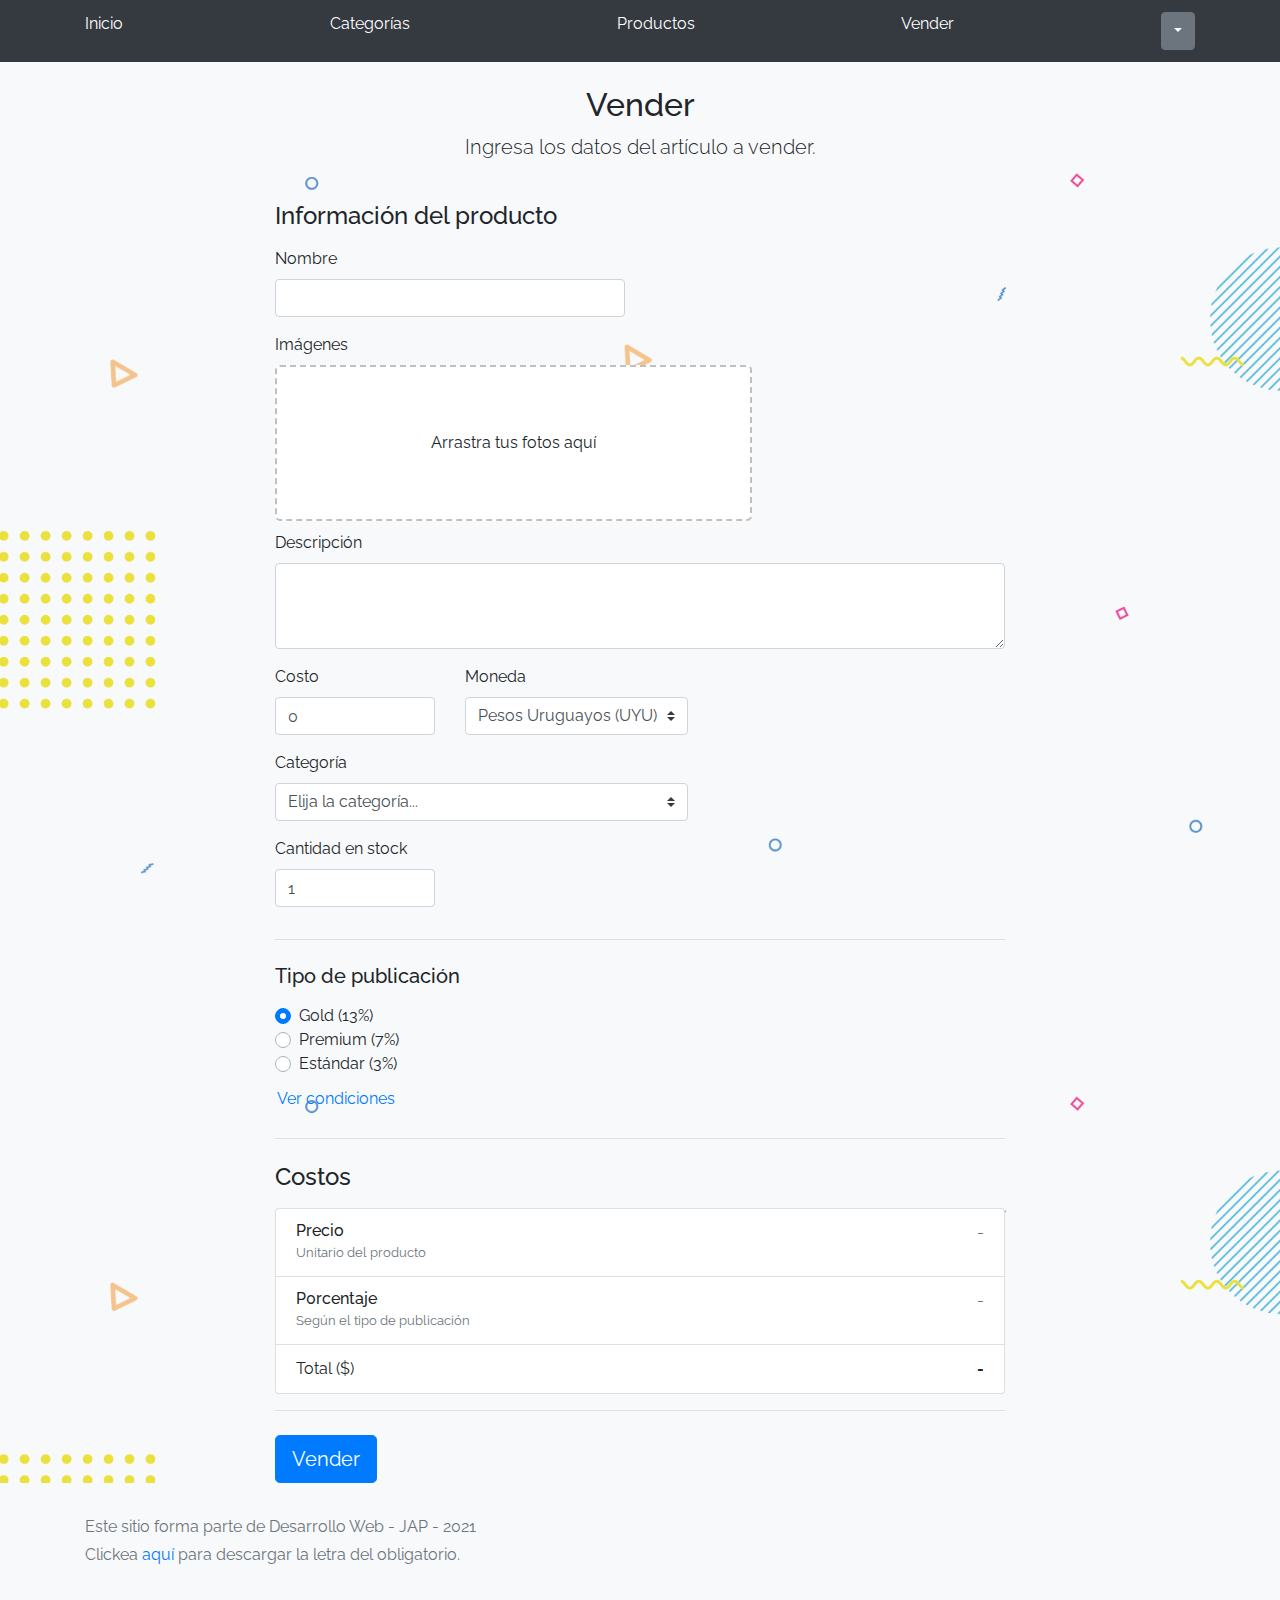
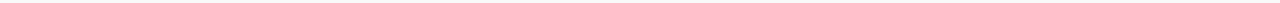
<file: sell.html>
<!DOCTYPE html>
<!-- saved from url=(0049)https://getbootstrap.com/docs/4.3/examples/album/ -->
<html lang="en">
  <head>
    <meta http-equiv="Content-Type" content="text/html; charset=UTF-8">
    <meta name="viewport" content="width=device-width, initial-scale=1, shrink-to-fit=no">
    <meta name="description" content="">
    <title>eMercado - Todo lo que busques está aquí</title>

    <link rel="canonical" href="https://getbootstrap.com/docs/4.3/examples/album/">
    <link href="https://fonts.googleapis.com/css?family=Raleway:300,300i,400,400i,700,700i,900,900i" rel="stylesheet">
    <link rel="shortcut icon" href="img/Logo JAP transparente.png">
    <style>
      .bd-placeholder-img {
        font-size: 1.125rem;
        text-anchor: middle;
        -webkit-user-select: none;
        -moz-user-select: none;
        -ms-user-select: none;
        user-select: none;
      }

      @media (min-width: 768px) {
        .bd-placeholder-img-lg {
          font-size: 3.5rem;
        }
      }
    </style>
    <link href="css/bootstrap.min.css" rel="stylesheet">
    <link href="css/styles.css" rel="stylesheet">
    <link href="css/dropzone.css" rel="stylesheet">
  </head>
  <body>
    <nav class="site-header sticky-top py-1 bg-dark">
        <div class="container d-flex flex-column flex-md-row justify-content-between">
            <a class="py-2 d-none d-md-inline-block" href="front-page.html">Inicio</a>
            <a class="py-2 d-none d-md-inline-block" href="categories.html">Categorías</a>
            <a class="py-2 d-none d-md-inline-block" href="products.html">Productos</a>
            <a class="py-2 d-none d-md-inline-block" href="sell.html">Vender</a>

            <div class="dropdown py-2 d-md-inline-block">
              <button class="btn btn-secondary dropdown-toggle" type="button" id="dropdownMenuButton" data-toggle="dropdown" aria-haspopup="true" aria-expanded="false" name="infoUsuario"></button>
              <div class="dropdown-menu" aria-labelledby="dropdownMenuButton">
                <a class="dropdown-item" href="cart.html">Ver mi carrito</a>
                <a class="dropdown-item" href="my-profile.html">Mi perfil</a>
                <a class="dropdown-item" href="index.html" onclick="cerrarSesion()">Cerrar sesión</a>
                <a class="dropdown-item" id="ultimoAcceso"></a>
              </div>
            </div>
        </div>
    </nav>
  
    <div class="fondito">

      <div class="container">
        <div class="text-center p-4">
          <h2>Vender</h2>
          <p class="lead">Ingresa los datos del artículo a vender.</p>
        </div>
        <div class="row justify-content-md-center">
          <div class="col-md-8 order-md-1">
            <h4 class="mb-3">Información del producto</h4>
            <form class="needs-validation" id="sell-info">
              <div class="row">
                <div class="col-md-6 mb-3">
                  <label for="productName">Nombre</label>
                  <input type="text" class="form-control" id="productName" placeholder="" value="" >
                  <div class="invalid-feedback">
                    Ingresa un nombre
                  </div>
                </div>
              </div>
              <div class="row">
                <div class="col-md-8 order-md-1">
                    <label for="zip">Imágenes</label>
                    <div class="needsclick dz-clickable" id="file-upload">
                      <div class="dz-message needsclick">
                        Arrastra tus fotos aquí<br>
                      </div>
                    </div>
                </div>
              </div>
              <div class="row">
                  <div class="col-md-12 mb-3">
                      <label for="productDescription">Descripción</label>
                      <textarea class="form-control" id="productDescription" rows="3"></textarea>
                  </div>
                </div>
              <div class="row">
                <div class="col-md-3 mb-3">
                  <label for="zip">Costo</label>
                  <input type="number" class="form-control" id="productCostInput" placeholder="" required="" value="0" min="0">
                  <div class="invalid-feedback">
                    El costo debe ser mayor que 0.
                  </div>
                </div>
                <div class="col-md-4 mb-3">
                    <label for="state">Moneda</label>
                    <select class="custom-select d-block w-100" id="productCurrency" required="">
                      <option selected>Pesos Uruguayos (UYU)</option>
                      <option>Dólares (USD)</option>
                    </select>
                    <div class="invalid-feedback">
                      Ingresa una categoría válida.
                    </div>
                  </div>
              </div>
              <div class="row">
                  <div class="col-md-7 mb-3">
                  <label for="state">Categoría</label>
                  <select class="custom-select d-block w-100" id="productCategory">
                    <option value="">Elija la categoría...</option>
                    <option>Autos</option>
                    <option>Juguetes</option>
                    <option>Muebles</option>
                    <option>Herramientas</option>
                    <option>Computadoras</option>
                    <option>Vestimenta</option>
                  </select>
                  <div class="invalid-feedback">
                    Por favor ingresa una categoría válida.
                  </div>
                </div>
              </div>
              <div class="row">
                  <div class="col-md-3 mb-3">
                    <label for="productCountInput">Cantidad en stock</label>
                    <input type="number" class="form-control" id="productCountInput" placeholder="" required="" value="1" min="0">
                    <div class="invalid-feedback">
                      La cantidad es requerida.
                    </div>
                  </div>
                </div>
              <hr class="mb-4">
              <h5 class="mb-3">Tipo de publicación</h5>
              <div class="d-block my-3">
                <div class="custom-control custom-radio">
                  <input id="goldradio" name="publicationType" type="radio" class="custom-control-input" checked="" required="">
                  <label class="custom-control-label" for="goldradio">Gold (13%)</label>
                </div>
                <div class="custom-control custom-radio">
                  <input id="premiumradio" name="publicationType" type="radio" class="custom-control-input" required="">
                  <label class="custom-control-label" for="premiumradio">Premium (7%)</label>
                </div>
                <div class="custom-control custom-radio">
                  <input id="standardradio" name="publicationType" type="radio" class="custom-control-input" required="">
                  <label class="custom-control-label" for="standardradio">Estándar (3%)</label>
                </div>
                <div class="row">
                  <button type="button" class="m-1 btn btn-link" data-toggle="modal" data-target="#contidionsModal">Ver condiciones</button>
                </div>
              </div>
              <hr class="mb-4">
              <h4 class="mb-3">Costos</h4>
              <ul class="list-group mb-3">
                  <li class="list-group-item d-flex justify-content-between lh-condensed">
                    <div>
                      <h6 class="my-0">Precio</h6>
                      <small class="text-muted">Unitario del producto</small>
                    </div>
                    <span class="text-muted" id="productCostText">-</span>
                  </li>
                  <li class="list-group-item d-flex justify-content-between lh-condensed">
                    <div>
                      <h6 class="my-0">P0rcentaje</h6>
                      <small class="text-muted">Según el tipo de publicación</small>
                    </div>
                    <span class="text-muted" id="comissionText">-</span>
                  </li>
                  <li class="list-group-item d-flex justify-content-between">
                    <span>Total ($)</span>
                    <strong id="totalCostText">-</strong>
                  </li>
                </ul>
              <hr class="mb-4">
              <button class="btn btn-primary btn-lg" type="submit">Vender</button>
            </form>
          </div>
        </div>
      </div>

    </div>

      <footer class="text-muted bg-light">
        <div class="container">
            <p>Este sitio forma parte de Desarrollo Web - JAP - 2021</p>
            <p>Clickea <a target="_blank" href="Letra.pdf">aquí</a> para descargar la letra del obligatorio.</p>
        </div>
      </footer>
      <div class="alert fade" role="alert" id="alertResult">
          <span id="resultSpan"></span>
          <button type="button" class="close" data-dismiss="alert" aria-label="Close">
              <span aria-hidden="true">&times;</span>
          </button>
      </div>

      <div class="modal fade" tabindex="-1" role="dialog" id="contidionsModal">
        <div class="modal-dialog" role="document">
          <div class="modal-content">
            <div class="modal-header">
              <h5 class="modal-title">Condiciones de publicación</h5>
              <button type="button" class="close" data-dismiss="modal" aria-label="Close">
                <span aria-hidden="true">&times;</span>
              </button>
            </div>
            <div class="modal-body">
              <div class="container">
                  <div class="row">
                      <h5 class="text-warning">Gold (13%)</h5>
                      <p class="muted text-justify">Tu producto se verá de forma promocionada en portada, además de las condiciones de Premium y Estándar.</p>
                  </div>
                  <hr>
                  <div class="row">
                      <h5 class="text-primary">Stándar (7%)</h5>
                      <p class="muted text-justify">Se mostrará el producto en los primeros lugares de resultados de búsqueda, así cómo cuando se ingrese a la categoría que pertenezca.</p>
                  </div>
                  <hr>
                  <div class="row">
                      <h5 class="text-secondary">Estándar (3%)</h5>
                      <p class="muted text-justify">El producto se listará en la categoría correspondiente, así como en los resultados de búsquedas que coincidan con las palabras claves en el nombre.</p>
                  </div>
              </div>
            </div>
            <div class="modal-footer">
              <button type="button" class="btn btn-primary" data-dismiss="modal">Cerrar</button>
            </div>
          </div>
        </div>
      </div>
      <div id="spinner-wrapper"><div class="lds-ring"><div></div><div></div><div></div><div></div></div></div>
      <script src="js/jquery-3.4.1.min.js"></script>
      <script src="js/bootstrap.bundle.min.js"></script>
      <script src="js/dropzone.js"></script>
      <script src="js/init.js"></script>
      <script src="js/sell.js"></script>
    </body>
</html>
</file>
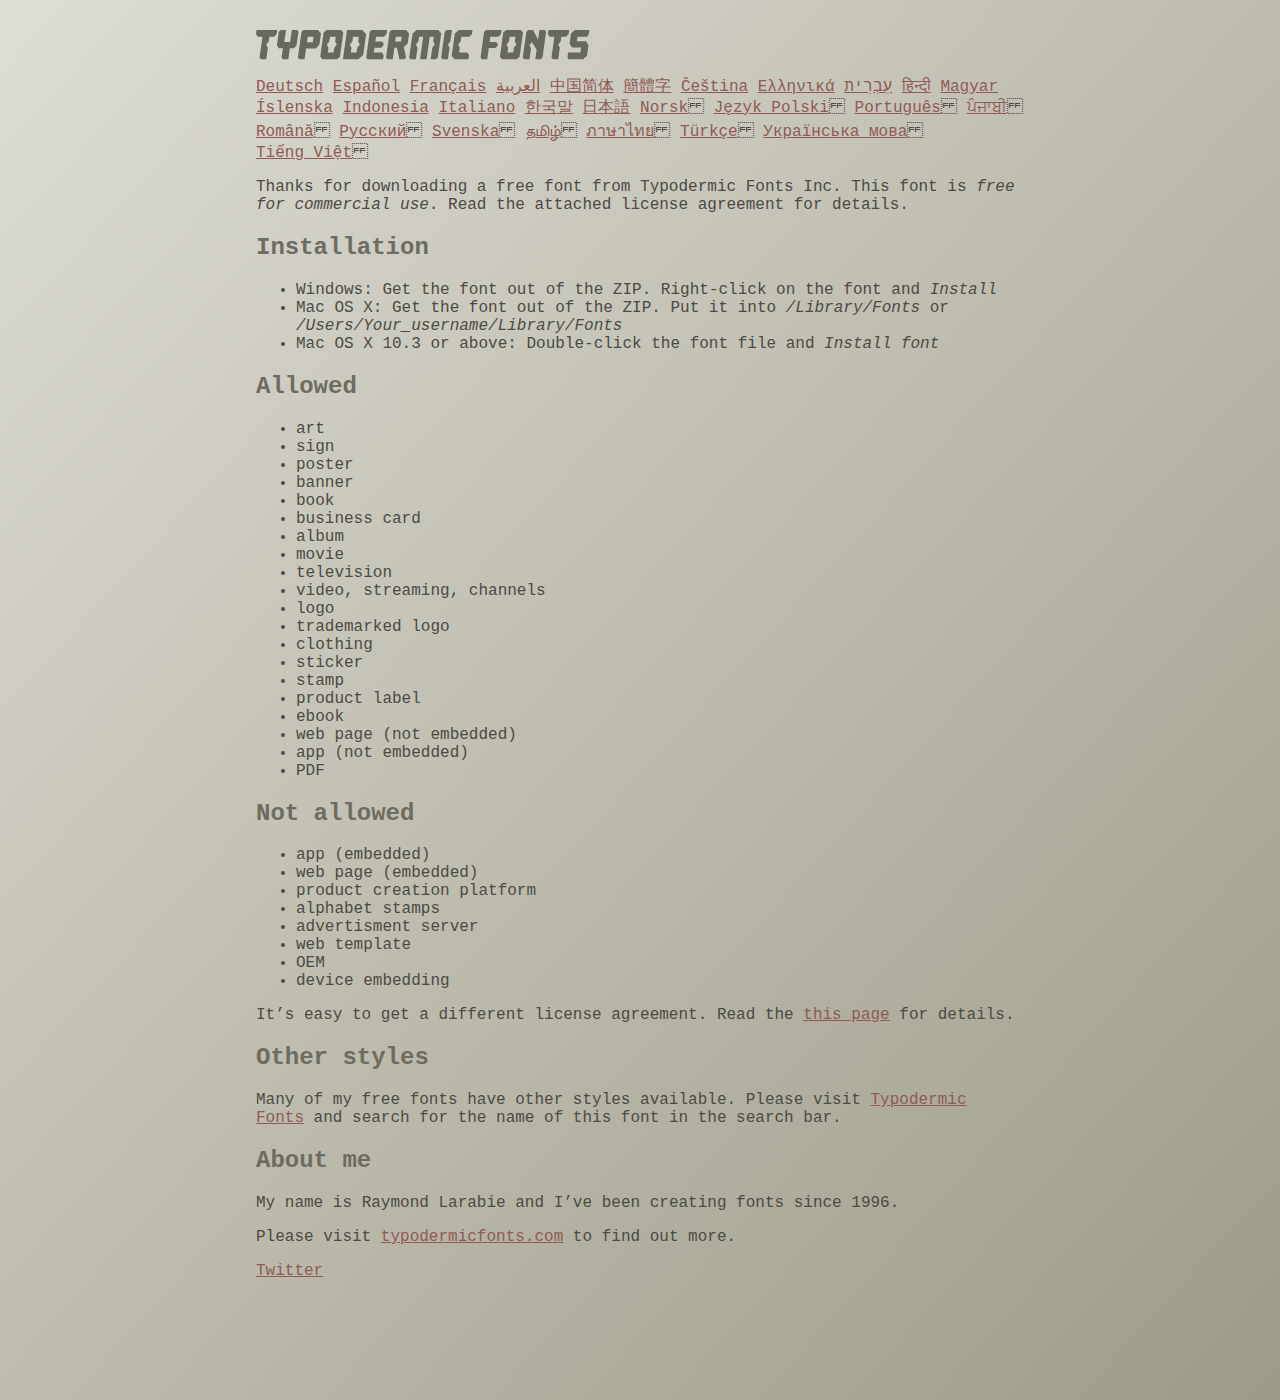
<file: webfonts/rimouski-font/read-this.html>
<head>
<meta http-equiv="Content-Type" content="text/html; charset=utf-8">
<title>Typodermic Fonts Inc. Freeware Font instructions 2014</title>
<style type="text/css">
body {
	margin:30px 20% 120px 20%;
	padding:0px;
	font-family:Consolas, Courier, sans-serif;
	color:#4c4b44;
	background-color:#c2c1b3;

/* IE10 Consumer Preview */ 
background-image: -ms-linear-gradient(top left, #DEDDD6 0%, #9D9B87 100%);

/* Mozilla Firefox */ 
background-image: -moz-linear-gradient(top left, #DEDDD6 0%, #9D9B87 100%);

/* Opera */ 
background-image: -o-linear-gradient(top left, #DEDDD6 0%, #9D9B87 100%);

/* Webkit (Safari/Chrome 10) */ 
background-image: -webkit-gradient(linear, left top, right bottom, color-stop(0, #DEDDD6), color-stop(1, #9D9B87));

/* Webkit (Chrome 11+) */ 
background-image: -webkit-linear-gradient(top left, #DEDDD6 0%, #9D9B87 100%);

/* W3C Markup, IE10 Release Preview */ 
background-image: linear-gradient(to bottom right, #DEDDD6 0%, #9D9B87 100%);

	}
h2 {color:#6d6c61;}
a {color:#8f5b54;}
a:hover {color:#ffffff; background-color:#9a998c;}
</style>
</head>

<body>

<svg width="350px" height="30px">
	<path fill="#69685D" d="M0,4.006L0.554,0h20.674l-0.553,4.006l-2.559,2.772h-4.688l-0.682,4.816l-2.515,3.026l1.663,3.07
		l-1.62,11.594H4.987l-1.448-1.79l2.94-20.716H1.791L0,4.006z"/>
	<path fill="#69685D" d="M35.8,0h5.285l1.408,1.791l-1.876,13.343l-2.515,3.111h-4.264l-1.534,11.04h-5.286l-1.449-1.79l1.322-9.25
		h-4.263l-1.705-3.111l1.875-13.343L24.76,0h5.242l-1.706,12.064h5.799L35.8,0z"/>
	<path fill="#69685D" d="M62.09,0l2.899,3.453L63.412,14.58l-3.496,3.962h-9.805l-1.491,10.742h-5.244l-1.493-1.79l3.625-25.704
		L47.469,0H62.09z M50.965,12.362h5.797l0.81-5.583h-5.799L50.965,12.362z"/>
	<path fill="#69685D" d="M64.256,26.642l3.367-24.041L70.523,0h14.664l2.132,2.601l-3.368,24.041l-2.856,2.643H66.431L64.256,26.642
		z M73.335,11.595l-2.514,3.026l1.663,3.07l-0.683,4.816H77.6l0.68-4.816l2.516-3.07l-1.663-3.026l0.681-4.816h-5.796L73.335,11.595
		z"/>
	<path fill="#69685D" d="M86.926,29.285L91.017,0h15.518l3.581,4.307l-2.899,20.673l-4.774,4.305H86.926z M96.345,11.595
		l-2.515,3.026l1.664,3.07l-0.683,4.816h5.798l0.681-4.816l2.516-3.07l-1.663-3.026l0.681-4.816h-5.796L96.345,11.595z"/>
	<path fill="#69685D" d="M127.114,29.285h-15.473l-1.492-1.79l3.624-25.704L115.731,0h15.389l-0.554,4.006l-2.557,2.772h-7.971
		l-0.684,4.816h6.906l1.662,3.026l-2.515,3.111h-6.905l-0.683,4.775h8.057l1.791,2.771L127.114,29.285z"/>
	<path fill="#69685D" d="M150.21,0l2.898,3.453l-1.405,9.977l-3.881,3.452l2.217,10.613l-1.748,1.79h-4.944l-2.387-11.553h-2.6
		l-1.622,11.553h-5.241l-1.493-1.79l3.624-25.704L135.588,0H150.21z M145.691,6.779h-5.796l-0.683,4.816h5.799L145.691,6.779z"/>
	<path fill="#69685D" d="M159.92,29.285h-5.242l-1.492-1.79l3.41-24.042L160.432,0h21.911l2.897,3.453l-3.409,24.042l-1.876,1.79
		h-5.284l1.617-11.594l2.517-3.07l-1.662-3.026l0.681-4.816h-4.092l-3.154,22.506h-6.522l3.155-22.506h-4.134l-0.683,4.816
		l-2.515,3.026l1.663,3.07L159.92,29.285z"/>
	<path fill="#69685D" d="M191.879,29.285h-5.244l-1.492-1.79l3.624-25.704L190.728,0h5.242l-1.619,11.595l-2.516,3.026l1.663,3.07
		L191.879,29.285z"/>
	<path fill="#69685D" d="M213.018,25.279l-0.554,4.006h-13.854l-2.899-3.494l3.156-22.338L202.702,0h13.854l-0.555,4.006
		l-2.558,2.772h-8.1l-0.683,4.816l-2.515,3.026l1.663,3.07l-0.683,4.816h8.1L213.018,25.279z"/>
	<path fill="#69685D" d="M226.007,29.285l-1.492-1.79l3.624-25.704L230.1,0h15.473l-0.554,4.006l-2.557,2.772h-8.058l-0.724,5.115
		h6.818l1.664,3.07l-2.557,3.11h-6.82l-1.535,11.211H226.007z"/>
	<path fill="#69685D" d="M243.903,26.642l3.368-24.041L250.17,0h14.663l2.131,2.601l-3.367,24.041l-2.855,2.643h-14.664
		L243.903,26.642z M252.983,11.595l-2.516,3.026l1.662,3.07l-0.681,4.816h5.796l0.684-4.816l2.515-3.07l-1.664-3.026l0.684-4.816
		h-5.798L252.983,11.595z"/>
	<path fill="#69685D" d="M280.639,19.822l-4.731-7.758l-2.516,3.069l1.662,3.069l-1.533,11.082h-5.244l-1.493-1.79l3.626-25.704
		L272.37,0h4.773l4.902,9.677L283.41,0h5.285l1.407,1.791l-3.623,25.704l-1.877,1.79h-5.285L280.639,19.822z"/>
	<path fill="#69685D" d="M291.926,4.006L292.48,0h20.674l-0.554,4.006l-2.557,2.772h-4.691l-0.681,4.816l-2.516,3.026l1.664,3.07
		l-1.621,11.594h-5.285l-1.451-1.79l2.942-20.716h-4.689L291.926,4.006z"/>
	<path fill="#69685D" d="M325.168,17.478h-9.209l-2.387-3.923l1.45-10.102L318.857,0h14.452l-0.682,4.86l-1.621,1.918h-9.506
		l-0.64,4.561h9.208l2.388,3.878l-1.493,10.572l-3.836,3.494h-14.579l-1.107-1.917l0.682-4.86h12.362L325.168,17.478z"/>
</svg>

<br>

<p translate="no">

<a href="https://translate.google.com/translate?hl=en&sl=en&tl=de&u=https://typodermicfonts.com/wp-content/uploads/2021/04/read-this.html&sandbox=0&usg=ALkJrhivq6___mill12Uw6fPvMWyJxstkw">Deutsch</a>

<a href="https://translate.google.com/translate?hl=en&sl=en&tl=es&u=https://typodermicfonts.com/wp-content/uploads/2021/04/read-this.html&sandbox=0&usg=ALkJrhjAt3cpinDeMTX6Ro8UcZFqaE8K5Q">Español</a>

<a href="https://translate.google.com/translate?hl=en&sl=en&tl=fr&u=https://typodermicfonts.com/wp-content/uploads/2021/04/read-this.html&sandbox=0&usg=ALkJrhjObLPhFyyhwigF-dBoOZ3eXYdDsw">Français</a>

<a href="https://translate.google.com/translate?hl=en&sl=en&tl=ar&u=https://typodermicfonts.com/wp-content/uploads/2021/04/read-this.html&sandbox=0&usg=ALkJrhg2hs-st3zodt-AjmoeuPHfyJsTEg">العربية</a>

<a href="https://translate.google.com/translate?hl=en&sl=en&tl=zh-CN&u=https://typodermicfonts.com/wp-content/uploads/2021/04/read-this.html&sandbox=0&usg=ALkJrhiilVnjG1Ks0DN7UyRqbKExhxAT-Q">中国简体</a>

<a href="https://translate.google.com/translate?hl=en&sl=en&tl=zh-TW&u=https://typodermicfonts.com/wp-content/uploads/2021/04/read-this.html&sandbox=0&usg=ALkJrhiSCPRAYToARlHI4kxIK9eCIFKQhw">簡體字</a>

<a href="https://translate.google.com/translate?hl=en&sl=en&tl=cs&u=https://typodermicfonts.com/wp-content/uploads/2021/04/read-this.html&sandbox=0&usg=ALkJrhj3z2HOOmCXLT-ApYW2SCeBvTGvTA">Čeština</a>

<a href="https://translate.google.com/translate?hl=en&sl=en&tl=el&u=https://typodermicfonts.com/wp-content/uploads/2021/04/read-this.html&sandbox=0&usg=ALkJrhhoORG-43TvZ2NVrll3T0oyOZE0VA">Ελληνικά</a>

<a href="https://translate.google.com/translate?hl=en&sl=en&tl=iw&u=https://typodermicfonts.com/wp-content/uploads/2021/04/read-this.html&sandbox=0&usg=ALkJrhiP4kLXdDxVNuV6-9tHJ8Tbt-1xKw">עִבְרִית</a>

<a href="https://translate.google.com/translate?hl=en&sl=en&tl=hi&u=https://typodermicfonts.com/wp-content/uploads/2021/04/read-this.html&sandbox=0&usg=ALkJrhhJmUufReWrMTSaGKPPOqV7q5jpGQ">हिन्दी</a>

<a href="https://translate.google.com/translate?hl=en&sl=en&tl=hu&u=https://typodermicfonts.com/wp-content/uploads/2021/04/read-this.html&sandbox=0&usg=ALkJrhgfcL_UwP3jkr6Vvq35rkhETFuTug">Magyar</a>

<a href="https://translate.google.com/translate?hl=en&sl=en&tl=is&u=https://typodermicfonts.com/wp-content/uploads/2021/04/read-this.html&sandbox=0&usg=ALkJrhjpK9lELyRP50Vv3RNgqCJDb6d-GQ">Íslenska</a>

<a href="https://translate.google.com/translate?hl=en&sl=en&tl=id&u=https://typodermicfonts.com/wp-content/uploads/2021/04/read-this.html&sandbox=0&usg=ALkJrhiExV3gmyXBUVqcwNiGiUWQSRrgIQ">Indonesia</a>

<a href="https://translate.google.com/translate?hl=en&sl=en&tl=it&u=https://typodermicfonts.com/wp-content/uploads/2021/04/read-this.html&sandbox=0&usg=ALkJrhgMr2_uulaLYRSFz8C34rtcbN6XEg">Italiano</a>

<a href="https://translate.google.com/translate?hl=en&sl=en&tl=ko&u=https://typodermicfonts.com/wp-content/uploads/2021/04/read-this.html&sandbox=0&usg=ALkJrhhl_nNXiOMIiBERq879UXH1XYfZGw">한국말</a>

<a href="https://translate.google.com/translate?hl=en&ie=UTF8&prev=_t&sl=en&tl=ja&u=https://typodermicfonts.com/wp-content/uploads/2021/04/read-this.html&sandbox=0&usg=ALkJrhi2FvSFgSUub72-Sq2moIRAosCiLA">日本語</a>

<a href="https://translate.google.com/translate?hl=en&sl=en&tl=no&u=https://typodermicfonts.com/wp-content/uploads/2021/04/read-this.html&sandbox=0&usg=ALkJrhhnf9AGd5hfxwA04e1w-tfYPha1ww">Norsk</a>
<a href="https://translate.google.com/translate?hl=en&sl=en&tl=pl&u=https://typodermicfonts.com/wp-content/uploads/2021/04/read-this.html&sandbox=0&usg=ALkJrhjZTe5eJRrZffLe0zgqEHPrMb8pOQ">Język&nbsp;Polski</a>
<a href="https://translate.google.com/translate?hl=en&sl=en&tl=pt-BR&u=https://typodermicfonts.com/wp-content/uploads/2021/04/read-this.html&sandbox=0&usg=ALkJrhg-zp3i6AcZCv02ONjZ5YvkcCFDBw">Português</a>
<a href="https://translate.google.com/translate?hl=en&sl=en&tl=pa&u=https://typodermicfonts.com/wp-content/uploads/2021/04/read-this.html&sandbox=0&usg=ALkJrhhPEMoYvW59_DJT7y6fxgG2IMh23A">ਪੰਜਾਬੀ</a>
<a href="https://translate.google.com/translate?hl=en&sl=en&tl=ro&u=https://typodermicfonts.com/wp-content/uploads/2021/04/read-this.html&sandbox=0&usg=ALkJrhgD0R8zxuQQh-YmFpQTJdvjhAYm2A">Română</a>
<a href="https://translate.google.com/translate?hl=en&sl=en&tl=ru&u=https://typodermicfonts.com/wp-content/uploads/2021/04/read-this.html&sandbox=0&usg=ALkJrhgI6c7Pd-FCcipT4xc2NPTefj5JJg">Русский</a>
<a href="https://translate.google.com/translate?hl=en&sl=en&tl=sv&u=https://typodermicfonts.com/wp-content/uploads/2021/04/read-this.html&sandbox=0&usg=ALkJrhhA8gW_-rjCbZQ5TK46zFMB3_StEQ">Svenska</a>
<a href="https://translate.google.com/translate?hl=en&sl=en&tl=ta&u=https://typodermicfonts.com/wp-content/uploads/2021/04/read-this.html&sandbox=0&usg=ALkJrhiwxxCEPzu3pHBXP-fbTZaOzYqe3g">தமிழ்</a>
<a href="https://translate.google.com/translate?hl=en&sl=en&tl=th&u=https://typodermicfonts.com/wp-content/uploads/2021/04/read-this.html&sandbox=0&usg=ALkJrhjP1N1DRUB1M81k5mi5KnRtt5C2-Q">ภาษาไทย</a>
<a href="https://translate.google.com/translate?hl=en&sl=en&tl=tr&u=https://typodermicfonts.com/wp-content/uploads/2021/04/read-this.html&sandbox=0&usg=ALkJrhiTYbD039OWznCcGyQnMy89_v-1gA">Türkçe</a>
<a href="https://translate.google.com/translate?hl=en&sl=en&tl=uk&u=http%3A%2F%2Ftypodermicfonts.com%2Fwp-content%2Fuploads%2F2014%2F02%2Fread-this.html">Українська&nbsp;мова</a>
<a href="https://translate.google.com/translate?hl=en&sl=en&tl=vi&u=https://typodermicfonts.com/wp-content/uploads/2021/04/read-this.html&sandbox=0&usg=ALkJrhirTQPOLCZognLpxOvJQT_158y07A">Tiếng&nbsp;Việt</a>
</p>


<p>Thanks for downloading a free font from <span translate="no">Typodermic Fonts Inc.</span> This font is <em>free for commercial use</em>. Read the attached license agreement for details.</p>


<h2>Installation</h2>

<ul>
<li>Windows: Get the font out of the ZIP. Right-click on the font and <em>Install</em>
<li>Mac OS X: Get the font out of the ZIP. Put it into <cite translate="no">/Library/Fonts</cite> or <cite translate="no">/Users/Your_username/Library/Fonts</cite>
<li>Mac OS X 10.3 or above: Double-click the font file and <em>Install font</em>
</ul>


<h2>Allowed</h2>

<ul>
<li>art
<li>sign
<li>poster
<li>banner
<li>book
<li>business card
<li>album
<li>movie
<li>television
<li>video, streaming, channels
<li>logo
<li>trademarked logo
<li>clothing
<li>sticker
<li>stamp
<li>product label
<li>ebook
<li>web page (not embedded)
<li>app (not embedded)
<li>PDF
</ul>

<h2>Not allowed</h2>

<ul>
<li>app (embedded)
<li>web page (embedded)
<li>product creation platform
<li>alphabet stamps
<li>advertisment server
<li>web template
<li>OEM
<li>device embedding
</ul>

<p>It&rsquo;s easy to get a different license agreement. Read the <a href="https://typodermicfonts.com/custom/">this page</a> for details.</p>

<h2>Other styles</h2>

<p>Many of my free fonts have other styles available. Please visit <a href="https://typodermicfonts.com">Typodermic Fonts</a> and search for the name of this font in the search bar.</p>


<h2>About me</h2>

<p>My name is <span translate="no">Raymond Larabie</span> and I&rsquo;ve been creating fonts since 1996.</p>

<p>Please visit <a href="https://typodermicfonts.com">typodermicfonts.com</a> to find out more.</p>
<p translate="no"><p><a href="https://twitter.com/typodermic">Twitter</a></p>


</body>
</file>
<file: css/indexStyles.css>
body {
    padding-top: 20px;
    padding-bottom: 40px;
    background-color: #f8f9fa;
}

.signin {
    padding: 3px;
    margin: auto;
}

#faltanDatos{
    color: red;
    padding-top: 10px;
}

#logo {
    width: 50%;
}

#contraseña {
    margin-top: 10px
}

input {
    width: 25%;
}
h4 {
    justify-content: center;
    color:#229fbc;
    font-size: 2.1vw;
}

@media only screen and (max-width:700px) {

    #logo {
        width: 95%;
    }

    h4 {
        font-size: 6vw;
    }

    input {
        width: 75%;
    }
}
</file>
<file: css/styles.css>
/* .jumbotron {
  height: 50vh;
  padding: 5em inherit;
  margin-bottom: 0;
  background-color: #53C0FB;
  background: url('../img/cover_back.png');
  background-size: cover;
  background-position: center;
  background-repeat: no-repeat;
  color: black;
  font-weight: bold;
} */

.datosTarjeta, .datosTransferencia{
  margin-left: 5%;
  margin-right: 5%;
  display: flex;
  justify-content: space-between;
}

.jumbotron, .card-body, .container, .site-header{
  font-family: 'Raleway', serif !important;
}

.jumbotron .display-4{
  font-weight: bold;
}

.jumbotron p:last-child {
  margin-bottom: 0;
}

.jumbotron-heading {
  font-weight: 300;
}

.jumbotron .container {
  max-width: 40rem;
  background-color: rgba(255, 255, 255, 0.5);
  border-radius: 10px;
  text-shadow: 1px 1px 2px grey;
}

.jumbotron .lead{
  font-size: 38px;
}

footer {
  padding-top: 2rem;
  padding-bottom: 2rem;
}

footer p {
  margin-bottom: .25rem;
}

.site-header a {
  color: white;
  transition: ease-in-out color .15s;
}

.light-text {
  color: white;
}

.site-header .dropdown-menu a {
  color: black;
}

.dropzone{
  border: 2px dashed #0087F7;
  border-radius: 5px;
  background: white;
}

.alert{
  position: fixed;
  top:80px;
  width: 50%;
  left: 50%;
  transform: translate(-50%, 0);
}

.lds-ring {
  display: inline-block;
  position: relative;
  width: 64px;
  height: 64px;
  top:50%;
  left: 50%;
}
.lds-ring div {
  box-sizing: border-box;
  display: block;
  position: absolute;
  width: 51px;
  height: 51px;
  margin: 6px;
  border: 6px solid #fff;
  border-radius: 50%;
  animation: lds-ring 1.2s cubic-bezier(0.5, 0, 0.5, 1) infinite;
  border-color: #fff transparent transparent transparent;
}
.lds-ring div:nth-child(1) {
  animation-delay: -0.45s;
}
.lds-ring div:nth-child(2) {
  animation-delay: -0.3s;
}
.lds-ring div:nth-child(3) {
  animation-delay: -0.15s;
}

#spinner-wrapper{
  position: fixed;
  background-color: rgba(0,0,0,0.5);
  width:100%;
  height: 100%;
  top:0;
  left:0;
  z-index: 1021;
  display: none;
}

a.custom-card,
a.custom-card:hover {
  color: inherit;
  text-decoration: inherit;
}

.checked {
  color: orange;
}

#cover {
  width: 100%;
}

#miniCover {
  display: none;
  width: 100%;
}

.card-body {
  padding-top: 0;
}

h3.m-3 {
  margin: 20px;
}

.menuIcon {
  position: fixed;
  right: 3vw;
  top: 1vw;
  width: 4vw;
  filter: invert(1);
  display: none;
}

textarea {
  width: 30%;
  height: 5vw;
}

.fondito {
  background-image: url(../img/backgroundPatron.jpeg) !important;
  background-size: 100%;
  background-repeat: repeat-y;
}

@font-face {
  font-family: "rimouski";
  src: url("../webfonts/rimouski-font/rimouski\ sb.otf");
}

/* h2 {
  font-family: "rimouski";
} */

@keyframes lds-ring {
  0% {
    transform: rotate(0deg);
  }
  100% {
    transform: rotate(360deg);
  }
}

/*@media (min-width: 768px) {
   .jumbotron {
    padding-top: 6rem;
    padding-bottom: 6rem;
  }  
}*/ 

@media only screen and (max-width:767px) {
  #cover {
    display: none;
  }
  #miniCover, .menuIcon{
    display: block;
  }

  #headerContainer {
    height: 6vw;
    padding: 0 !important;
  }

  #header {
    padding: 0 !important;
    padding-top: 5vw !important;
    max-width: 100% !important;
    position: fixed;
    right: 0;
    display: none !important;
  }

  .py-2 {
    display: block !important;
    background:#343a40;
    text-align: right;
    padding-right: 4vw;
    right: 0;
    
  }

}
</file>
<file: css/dropzone.css>
/*
 * The MIT License
 * Copyright (c) 2012 Matias Meno <m@tias.me>
 */
.dropzone, .dropzone * {
  box-sizing: border-box; }

.dropzone {
  position: relative; }
  .dropzone .dz-preview {
    position: relative;
    display: inline-block;
    width: 120px;
    margin: 0.5em; }
    .dropzone .dz-preview .dz-progress {
      display: block;
      height: 15px;
      border: 1px solid #aaa; }
      .dropzone .dz-preview .dz-progress .dz-upload {
        display: block;
        height: 100%;
        width: 0;
        background: green; }
    .dropzone .dz-preview .dz-error-message {
      color: red;
      display: none; }
    .dropzone .dz-preview.dz-error .dz-error-message, .dropzone .dz-preview.dz-error .dz-error-mark {
      display: block; }
    .dropzone .dz-preview.dz-success .dz-success-mark {
      display: block; }
    .dropzone .dz-preview .dz-error-mark, .dropzone .dz-preview .dz-success-mark {
      position: absolute;
      display: none;
      left: 30px;
      top: 30px;
      width: 54px;
      height: 58px;
      left: 50%;
      margin-left: -27px; }

@-webkit-keyframes passing-through {
  0% {
    opacity: 0;
    -webkit-transform: translateY(40px);
    -moz-transform: translateY(40px);
    -ms-transform: translateY(40px);
    -o-transform: translateY(40px);
    transform: translateY(40px); }
  30%, 70% {
    opacity: 1;
    -webkit-transform: translateY(0px);
    -moz-transform: translateY(0px);
    -ms-transform: translateY(0px);
    -o-transform: translateY(0px);
    transform: translateY(0px); }
  100% {
    opacity: 0;
    -webkit-transform: translateY(-40px);
    -moz-transform: translateY(-40px);
    -ms-transform: translateY(-40px);
    -o-transform: translateY(-40px);
    transform: translateY(-40px); } }
@-moz-keyframes passing-through {
  0% {
    opacity: 0;
    -webkit-transform: translateY(40px);
    -moz-transform: translateY(40px);
    -ms-transform: translateY(40px);
    -o-transform: translateY(40px);
    transform: translateY(40px); }
  30%, 70% {
    opacity: 1;
    -webkit-transform: translateY(0px);
    -moz-transform: translateY(0px);
    -ms-transform: translateY(0px);
    -o-transform: translateY(0px);
    transform: translateY(0px); }
  100% {
    opacity: 0;
    -webkit-transform: translateY(-40px);
    -moz-transform: translateY(-40px);
    -ms-transform: translateY(-40px);
    -o-transform: translateY(-40px);
    transform: translateY(-40px); } }
@keyframes passing-through {
  0% {
    opacity: 0;
    -webkit-transform: translateY(40px);
    -moz-transform: translateY(40px);
    -ms-transform: translateY(40px);
    -o-transform: translateY(40px);
    transform: translateY(40px); }
  30%, 70% {
    opacity: 1;
    -webkit-transform: translateY(0px);
    -moz-transform: translateY(0px);
    -ms-transform: translateY(0px);
    -o-transform: translateY(0px);
    transform: translateY(0px); }
  100% {
    opacity: 0;
    -webkit-transform: translateY(-40px);
    -moz-transform: translateY(-40px);
    -ms-transform: translateY(-40px);
    -o-transform: translateY(-40px);
    transform: translateY(-40px); } }
@-webkit-keyframes slide-in {
  0% {
    opacity: 0;
    -webkit-transform: translateY(40px);
    -moz-transform: translateY(40px);
    -ms-transform: translateY(40px);
    -o-transform: translateY(40px);
    transform: translateY(40px); }
  30% {
    opacity: 1;
    -webkit-transform: translateY(0px);
    -moz-transform: translateY(0px);
    -ms-transform: translateY(0px);
    -o-transform: translateY(0px);
    transform: translateY(0px); } }
@-moz-keyframes slide-in {
  0% {
    opacity: 0;
    -webkit-transform: translateY(40px);
    -moz-transform: translateY(40px);
    -ms-transform: translateY(40px);
    -o-transform: translateY(40px);
    transform: translateY(40px); }
  30% {
    opacity: 1;
    -webkit-transform: translateY(0px);
    -moz-transform: translateY(0px);
    -ms-transform: translateY(0px);
    -o-transform: translateY(0px);
    transform: translateY(0px); } }
@keyframes slide-in {
  0% {
    opacity: 0;
    -webkit-transform: translateY(40px);
    -moz-transform: translateY(40px);
    -ms-transform: translateY(40px);
    -o-transform: translateY(40px);
    transform: translateY(40px); }
  30% {
    opacity: 1;
    -webkit-transform: translateY(0px);
    -moz-transform: translateY(0px);
    -ms-transform: translateY(0px);
    -o-transform: translateY(0px);
    transform: translateY(0px); } }
@-webkit-keyframes pulse {
  0% {
    -webkit-transform: scale(1);
    -moz-transform: scale(1);
    -ms-transform: scale(1);
    -o-transform: scale(1);
    transform: scale(1); }
  10% {
    -webkit-transform: scale(1.1);
    -moz-transform: scale(1.1);
    -ms-transform: scale(1.1);
    -o-transform: scale(1.1);
    transform: scale(1.1); }
  20% {
    -webkit-transform: scale(1);
    -moz-transform: scale(1);
    -ms-transform: scale(1);
    -o-transform: scale(1);
    transform: scale(1); } }
@-moz-keyframes pulse {
  0% {
    -webkit-transform: scale(1);
    -moz-transform: scale(1);
    -ms-transform: scale(1);
    -o-transform: scale(1);
    transform: scale(1); }
  10% {
    -webkit-transform: scale(1.1);
    -moz-transform: scale(1.1);
    -ms-transform: scale(1.1);
    -o-transform: scale(1.1);
    transform: scale(1.1); }
  20% {
    -webkit-transform: scale(1);
    -moz-transform: scale(1);
    -ms-transform: scale(1);
    -o-transform: scale(1);
    transform: scale(1); } }
@keyframes pulse {
  0% {
    -webkit-transform: scale(1);
    -moz-transform: scale(1);
    -ms-transform: scale(1);
    -o-transform: scale(1);
    transform: scale(1); }
  10% {
    -webkit-transform: scale(1.1);
    -moz-transform: scale(1.1);
    -ms-transform: scale(1.1);
    -o-transform: scale(1.1);
    transform: scale(1.1); }
  20% {
    -webkit-transform: scale(1);
    -moz-transform: scale(1);
    -ms-transform: scale(1);
    -o-transform: scale(1);
    transform: scale(1); } }
#file-upload, #file-upload * {
  box-sizing: border-box; }

#file-upload {
  min-height: 150px;
  border: 2px dashed silver;
  border-radius: 5px;
  background: white;
margin-bottom: 10px;}
  #file-upload.dz-clickable {
    cursor: pointer; }
    #file-upload.dz-clickable * {
      cursor: default; }
    #file-upload.dz-clickable .dz-message, #file-upload.dz-clickable .dz-message * {
      cursor: pointer; }
  #file-upload.dz-started .dz-message {
    display: none; }
  #file-upload.dz-drag-hover {
    border-style: solid; }
    #file-upload.dz-drag-hover .dz-message {
      opacity: 0.5; }
  #file-upload .dz-message {
    text-align: center;
    margin: 4em 0; }
  #file-upload .dz-preview {
    position: relative;
    display: inline-block;
    vertical-align: top;
    margin: 16px;
    min-height: 100px; }
    #file-upload .dz-preview:hover {
      z-index: 1000; }
      #file-upload .dz-preview:hover .dz-details {
        opacity: 1; }
    #file-upload .dz-preview.dz-file-preview .dz-image {
      border-radius: 20px;
      background: #999;
      background: linear-gradient(to bottom, #eee, #ddd); }
    #file-upload .dz-preview.dz-file-preview .dz-details {
      opacity: 1; }
    #file-upload .dz-preview.dz-image-preview {
      background: white; }
      #file-upload .dz-preview.dz-image-preview .dz-details {
        -webkit-transition: opacity 0.2s linear;
        -moz-transition: opacity 0.2s linear;
        -ms-transition: opacity 0.2s linear;
        -o-transition: opacity 0.2s linear;
        transition: opacity 0.2s linear; }
    #file-upload .dz-preview .dz-remove {
      font-size: 14px;
      text-align: center;
      display: block;
      cursor: pointer;
      border: none; }
      #file-upload .dz-preview .dz-remove:hover {
        text-decoration: underline; }
    #file-upload .dz-preview:hover .dz-details {
      opacity: 1; }
    #file-upload .dz-preview .dz-details {
      z-index: 20;
      position: absolute;
      top: 0;
      left: 0;
      opacity: 0;
      font-size: 13px;
      min-width: 100%;
      max-width: 100%;
      padding: 2em 1em;
      text-align: center;
      color: rgba(0, 0, 0, 0.9);
      line-height: 150%; }
      #file-upload .dz-preview .dz-details .dz-size {
        margin-bottom: 1em;
        font-size: 16px; }
      #file-upload .dz-preview .dz-details .dz-filename {
        white-space: nowrap; }
        #file-upload .dz-preview .dz-details .dz-filename:hover span {
          border: 1px solid rgba(200, 200, 200, 0.8);
          background-color: rgba(255, 255, 255, 0.8); }
        #file-upload .dz-preview .dz-details .dz-filename:not(:hover) {
          overflow: hidden;
          text-overflow: ellipsis; }
          #file-upload .dz-preview .dz-details .dz-filename:not(:hover) span {
            border: 1px solid transparent; }
      #file-upload .dz-preview .dz-details .dz-filename span, #file-upload .dz-preview .dz-details .dz-size span {
        background-color: rgba(255, 255, 255, 0.4);
        padding: 0 0.4em;
        border-radius: 3px; }
    #file-upload .dz-preview:hover .dz-image img {
      -webkit-transform: scale(1.05, 1.05);
      -moz-transform: scale(1.05, 1.05);
      -ms-transform: scale(1.05, 1.05);
      -o-transform: scale(1.05, 1.05);
      transform: scale(1.05, 1.05);
      -webkit-filter: blur(8px);
      filter: blur(8px); }
    #file-upload .dz-preview .dz-image {
      border-radius: 20px;
      overflow: hidden;
      width: 120px;
      height: 120px;
      position: relative;
      display: block;
      z-index: 10; }
      #file-upload .dz-preview .dz-image img {
        display: block; }
    #file-upload .dz-preview.dz-success .dz-success-mark {
      -webkit-animation: passing-through 3s cubic-bezier(0.77, 0, 0.175, 1);
      -moz-animation: passing-through 3s cubic-bezier(0.77, 0, 0.175, 1);
      -ms-animation: passing-through 3s cubic-bezier(0.77, 0, 0.175, 1);
      -o-animation: passing-through 3s cubic-bezier(0.77, 0, 0.175, 1);
      animation: passing-through 3s cubic-bezier(0.77, 0, 0.175, 1); }
    #file-upload .dz-preview.dz-error .dz-error-mark {
      opacity: 1;
      -webkit-animation: slide-in 3s cubic-bezier(0.77, 0, 0.175, 1);
      -moz-animation: slide-in 3s cubic-bezier(0.77, 0, 0.175, 1);
      -ms-animation: slide-in 3s cubic-bezier(0.77, 0, 0.175, 1);
      -o-animation: slide-in 3s cubic-bezier(0.77, 0, 0.175, 1);
      animation: slide-in 3s cubic-bezier(0.77, 0, 0.175, 1); }
    #file-upload .dz-preview .dz-success-mark, #file-upload .dz-preview .dz-error-mark {
      pointer-events: none;
      opacity: 0;
      z-index: 500;
      position: absolute;
      display: block;
      top: 50%;
      left: 50%;
      margin-left: -27px;
      margin-top: -27px; }
      #file-upload .dz-preview .dz-success-mark svg, #file-upload .dz-preview .dz-error-mark svg {
        display: block;
        width: 54px;
        height: 54px; }
    #file-upload .dz-preview.dz-processing .dz-progress {
      opacity: 1;
      -webkit-transition: all 0.2s linear;
      -moz-transition: all 0.2s linear;
      -ms-transition: all 0.2s linear;
      -o-transition: all 0.2s linear;
      transition: all 0.2s linear; }
    #file-upload .dz-preview.dz-complete .dz-progress {
      opacity: 0;
      -webkit-transition: opacity 0.4s ease-in;
      -moz-transition: opacity 0.4s ease-in;
      -ms-transition: opacity 0.4s ease-in;
      -o-transition: opacity 0.4s ease-in;
      transition: opacity 0.4s ease-in; }
    #file-upload .dz-preview:not(.dz-processing) .dz-progress {
      -webkit-animation: pulse 6s ease infinite;
      -moz-animation: pulse 6s ease infinite;
      -ms-animation: pulse 6s ease infinite;
      -o-animation: pulse 6s ease infinite;
      animation: pulse 6s ease infinite; }
    #file-upload .dz-preview .dz-progress {
      opacity: 1;
      z-index: 1000;
      pointer-events: none;
      position: absolute;
      height: 16px;
      left: 50%;
      top: 50%;
      margin-top: -8px;
      width: 80px;
      margin-left: -40px;
      background: rgba(255, 255, 255, 0.9);
      -webkit-transform: scale(1);
      border-radius: 8px;
      overflow: hidden; }
      #file-upload .dz-preview .dz-progress .dz-upload {
        background: #333;
        background: linear-gradient(to bottom, #666, #444);
        position: absolute;
        top: 0;
        left: 0;
        bottom: 0;
        width: 0;
        -webkit-transition: width 300ms ease-in-out;
        -moz-transition: width 300ms ease-in-out;
        -ms-transition: width 300ms ease-in-out;
        -o-transition: width 300ms ease-in-out;
        transition: width 300ms ease-in-out; }
    #file-upload .dz-preview.dz-error .dz-error-message {
      display: block; }
    #file-upload .dz-preview.dz-error:hover .dz-error-message {
      opacity: 1;
      pointer-events: auto; }
    #file-upload .dz-preview .dz-error-message {
      pointer-events: none;
      z-index: 1000;
      position: absolute;
      display: block;
      display: none;
      opacity: 0;
      -webkit-transition: opacity 0.3s ease;
      -moz-transition: opacity 0.3s ease;
      -ms-transition: opacity 0.3s ease;
      -o-transition: opacity 0.3s ease;
      transition: opacity 0.3s ease;
      border-radius: 8px;
      font-size: 13px;
      top: 130px;
      left: -10px;
      width: 140px;
      background: #be2626;
      background: linear-gradient(to bottom, #be2626, #a92222);
      padding: 0.5em 1.2em;
      color: white; }
      #file-upload .dz-preview .dz-error-message:after {
        content: '';
        position: absolute;
        top: -6px;
        left: 64px;
        width: 0;
        height: 0;
        border-left: 6px solid transparent;
        border-right: 6px solid transparent;
        border-bottom: 6px solid #be2626; }

#file-upload .dz-preview.dz-error .dz-error-message, #file-upload .dz-preview.dz-error .dz-error-mark{
  display: none;
}
</file>
<file: css/estrellaStyle.css>
.puntuacion {
    position: relative;
    overflow: hidden;
    display: inline-block;
    }

    .puntuacion input {
    position: absolute;
    top: -100px;
    }


    .puntuacion label {
    float: right;
    color: #c1b8b8;
    font-size: 30px; 
    }

    .puntuacion label:hover,
    .puntuacion label:hover ~ label,
    .puntuacion input:checked ~ label {
    color:orange;
    }
</file>
